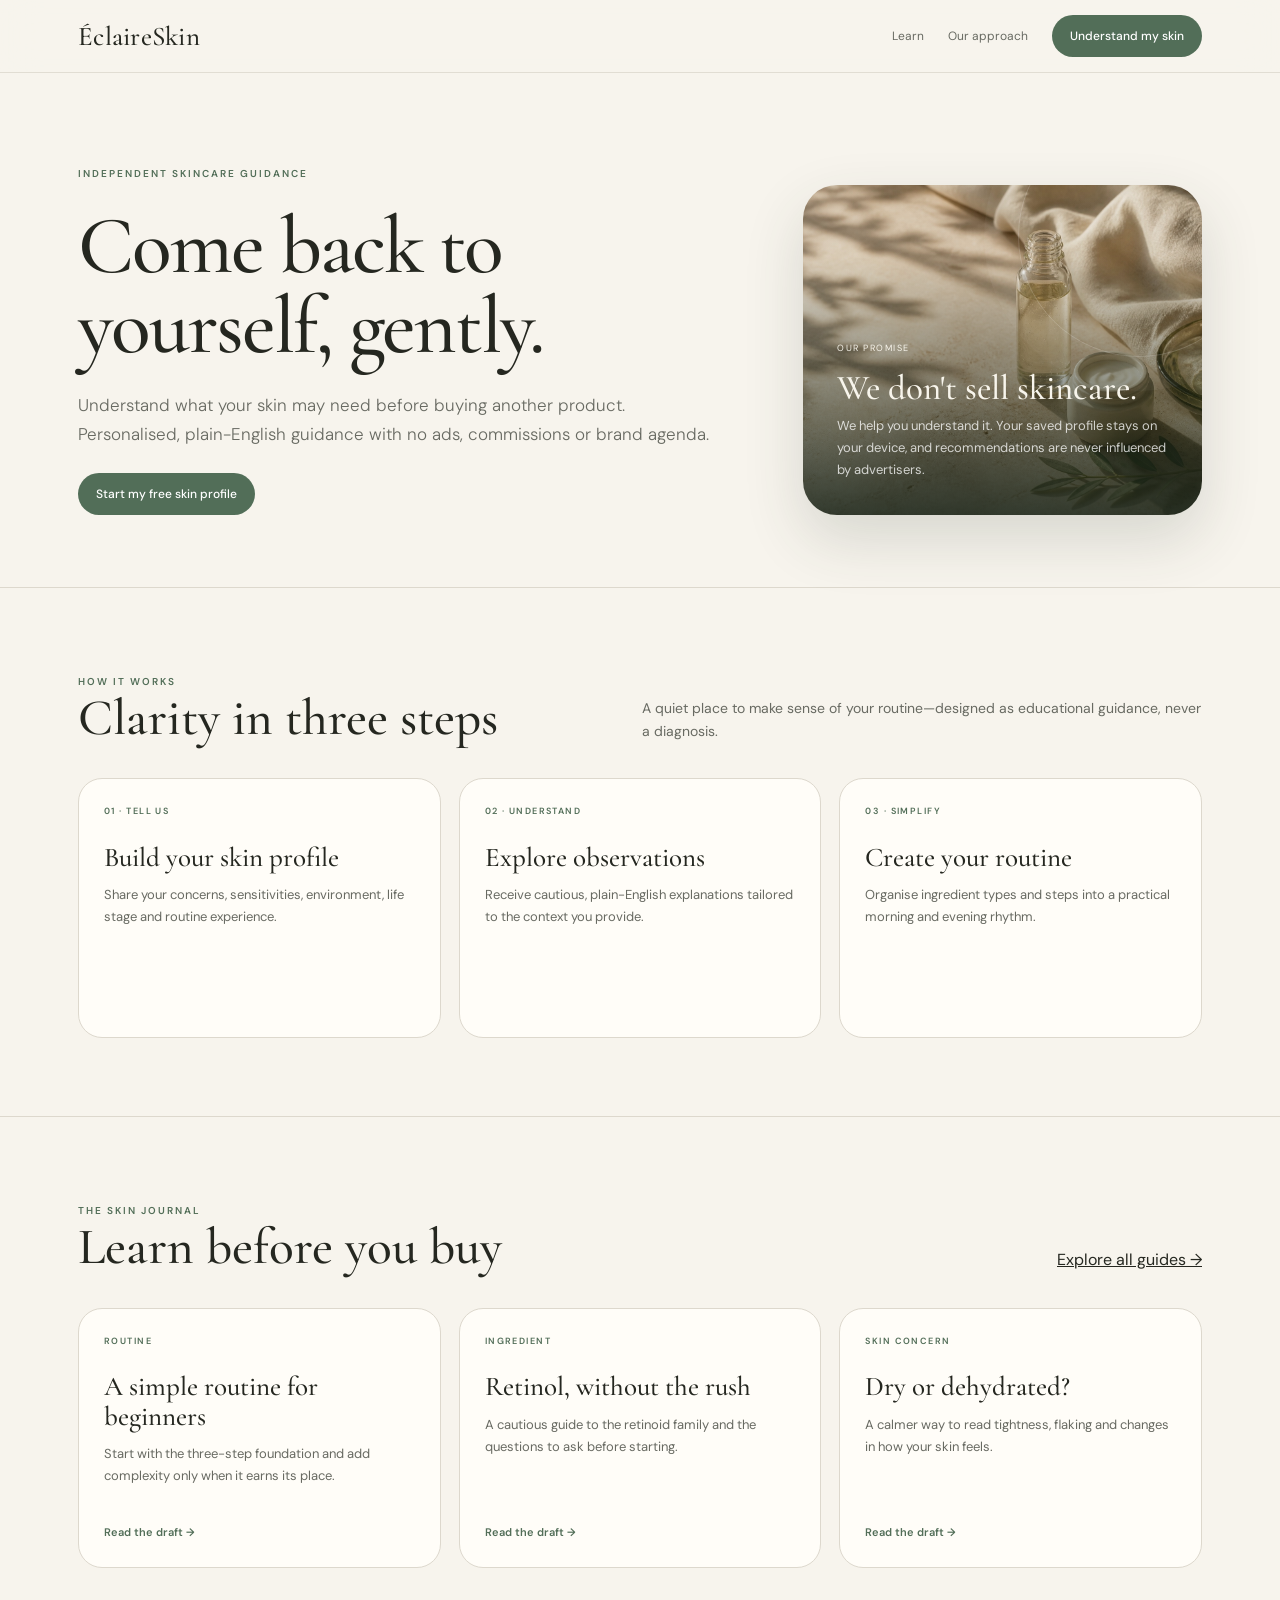
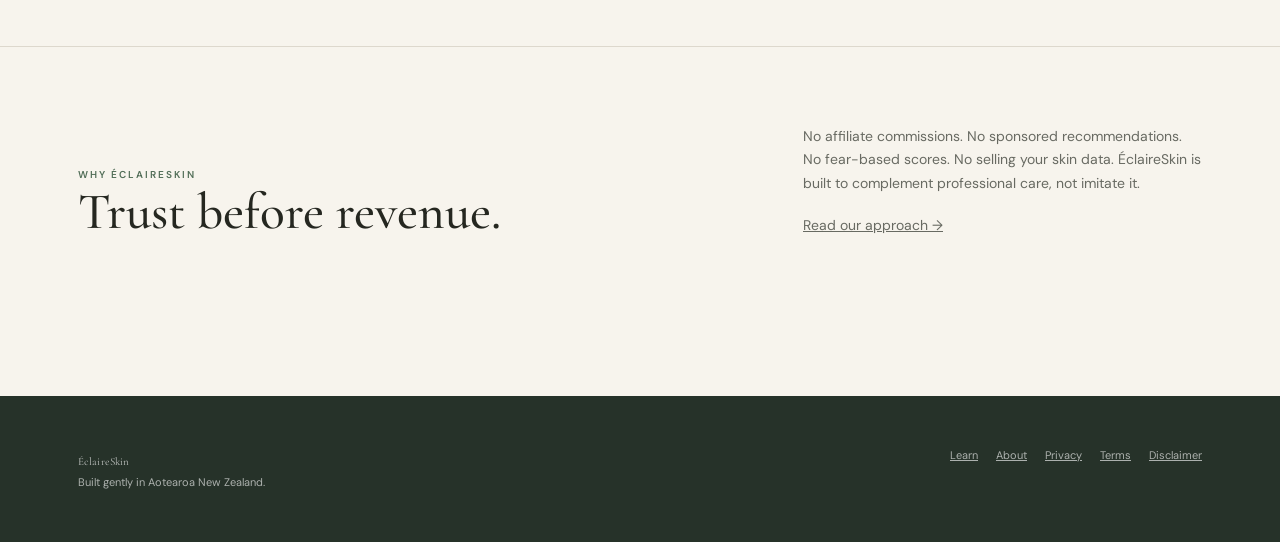
<file: index.html>
<!doctype html><html lang="en"><head><meta charset="utf-8"><meta name="viewport" content="width=device-width,initial-scale=1"><title>ÉclaireSkin — understand your skin, gently</title><meta name="description" content="Independent, personalised skincare guidance to help you understand your skin and build a simpler routine—without product pushing."><link rel="canonical" href="https://www.eclaireskin.com/"><link rel="stylesheet" href="/learn/shared.css"><link rel="manifest" href="/manifest.json"><meta name="theme-color" content="#526e58"></head><body>
<header class="site-header"><nav class="nav"><a class="brand" href="/">ÉclaireSkin</a><div class="nav-links"><a href="/learn">Learn</a><a href="/about">Our approach</a><a class="nav-cta" href="/app">Understand my skin</a></div></nav></header>
<main><section class="hero"><div class="wrap hero-grid"><div class="hero-copy"><span class="eyebrow">Independent skincare guidance</span><h1 class="display">Come back to<br>yourself, gently.</h1><p class="lead">Understand what your skin may need before buying another product. Personalised, plain-English guidance with no ads, commissions or brand agenda.</p><div><a class="button" href="/app">Start my free skin profile</a></div></div><aside class="hero-card"><small>OUR PROMISE</small><h2>We don't sell skincare.</h2><p>We help you understand it. Your saved profile stays on your device, and recommendations are never influenced by advertisers.</p></aside></div></section>
<section class="section"><div class="wrap"><div class="section-head"><div><span class="eyebrow">How it works</span><h2>Clarity in three steps</h2></div><p class="section-copy">A quiet place to make sense of your routine—designed as educational guidance, never a diagnosis.</p></div><div class="grid"><div class="card"><span class="tag">01 · Tell us</span><h3>Build your skin profile</h3><p>Share your concerns, sensitivities, environment, life stage and routine experience.</p></div><div class="card"><span class="tag">02 · Understand</span><h3>Explore observations</h3><p>Receive cautious, plain-English explanations tailored to the context you provide.</p></div><div class="card"><span class="tag">03 · Simplify</span><h3>Create your routine</h3><p>Organise ingredient types and steps into a practical morning and evening rhythm.</p></div></div></div></section>
<section class="section"><div class="wrap"><div class="section-head"><div><span class="eyebrow">The skin journal</span><h2>Learn before you buy</h2></div><a href="/learn">Explore all guides →</a></div><div class="grid"><a class="card" href="/learn/skincare-routine-for-beginners"><span class="tag">Routine</span><h3>A simple routine for beginners</h3><p>Start with the three-step foundation and add complexity only when it earns its place.</p><span class="read">Read the draft →</span></a><a class="card" href="/learn/retinol-for-beginners"><span class="tag">Ingredient</span><h3>Retinol, without the rush</h3><p>A cautious guide to the retinoid family and the questions to ask before starting.</p><span class="read">Read the draft →</span></a><a class="card" href="/learn/dry-vs-dehydrated-skin"><span class="tag">Skin concern</span><h3>Dry or dehydrated?</h3><p>A calmer way to read tightness, flaking and changes in how your skin feels.</p><span class="read">Read the draft →</span></a></div></div></section>
<section class="section"><div class="wrap hero-grid"><div><span class="eyebrow">Why ÉclaireSkin</span><h2>Trust before revenue.</h2></div><div class="section-copy"><p>No affiliate commissions. No sponsored recommendations. No fear-based scores. No selling your skin data. ÉclaireSkin is built to complement professional care, not imitate it.</p><p style="margin-top:18px"><a href="/about">Read our approach →</a></p></div></div></section></main>
<footer class="footer"><div class="footer-inner"><div><a class="brand" href="/">ÉclaireSkin</a><p>Built gently in Aotearoa New Zealand.</p></div><div class="footer-links"><a href="/learn">Learn</a><a href="/about">About</a><a href="/privacy">Privacy</a><a href="/terms">Terms</a><a href="/disclaimer">Disclaimer</a></div></div></footer></body></html>
</file>
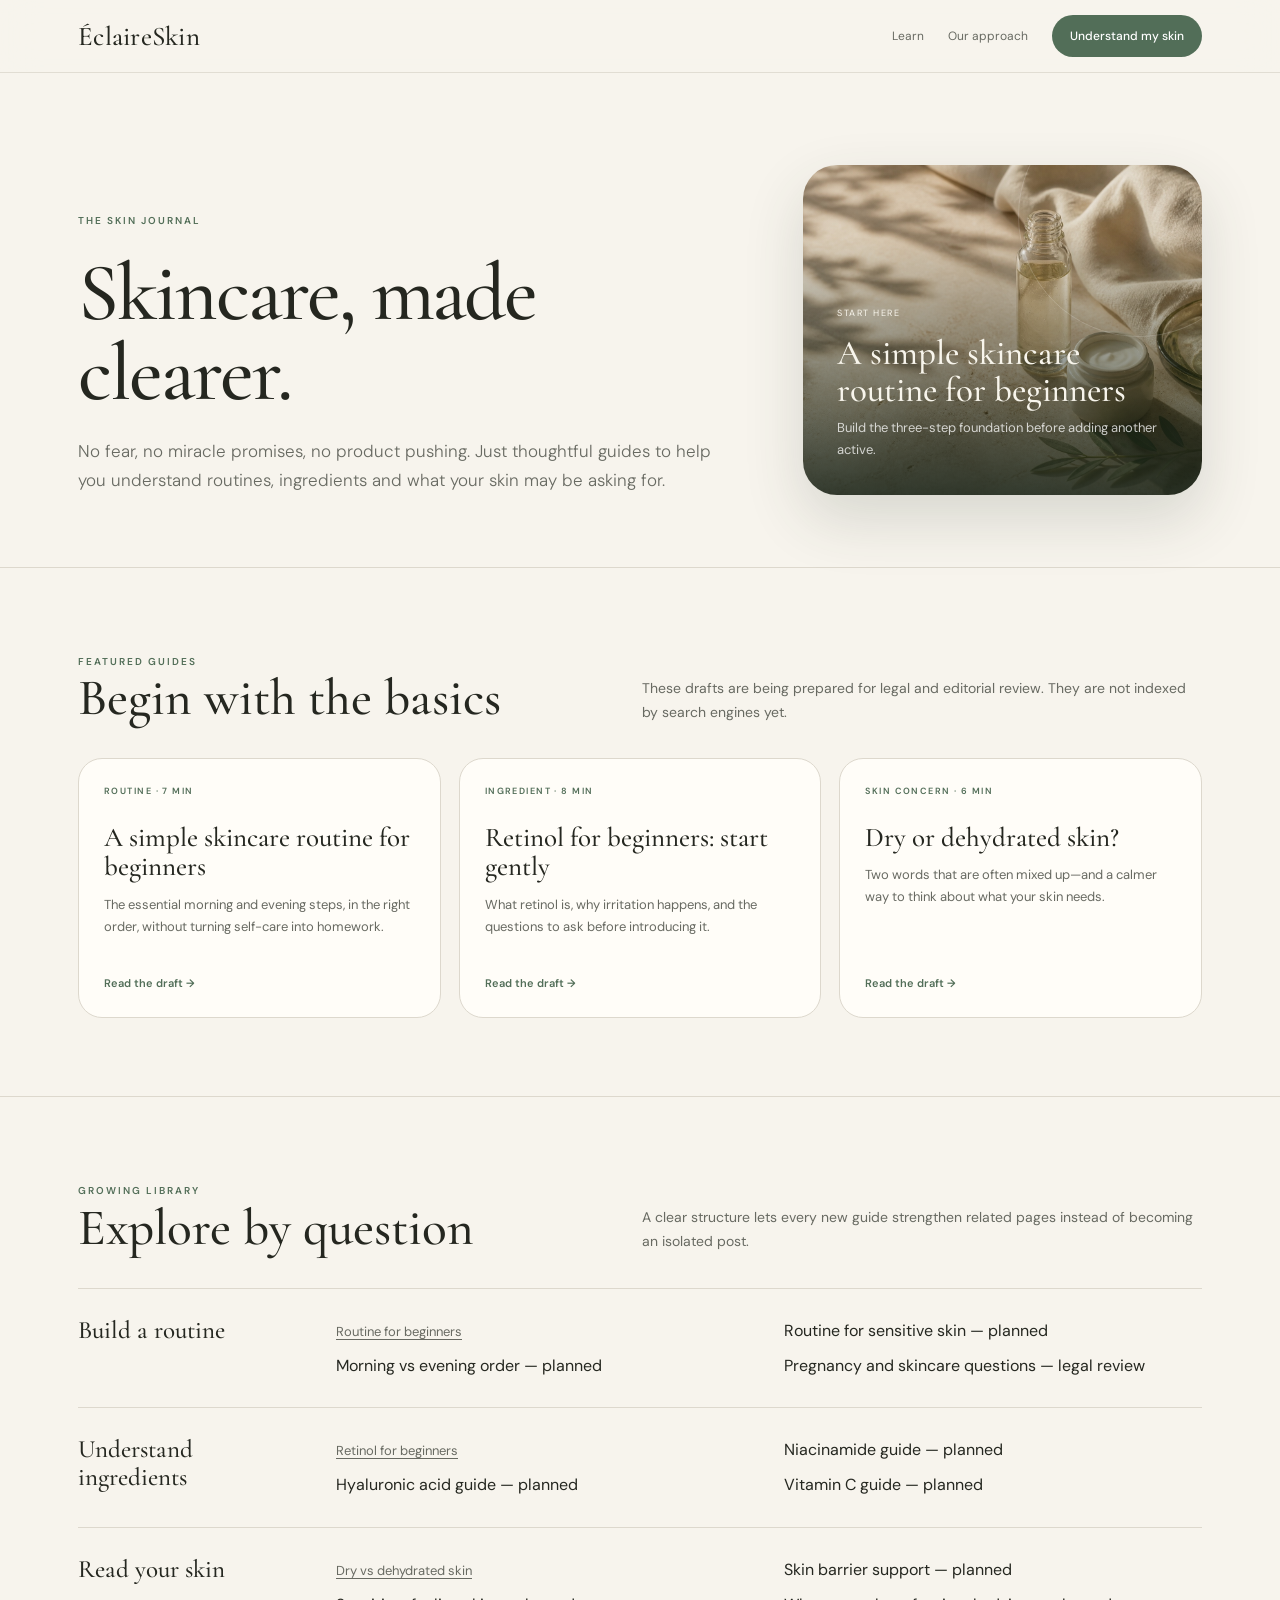
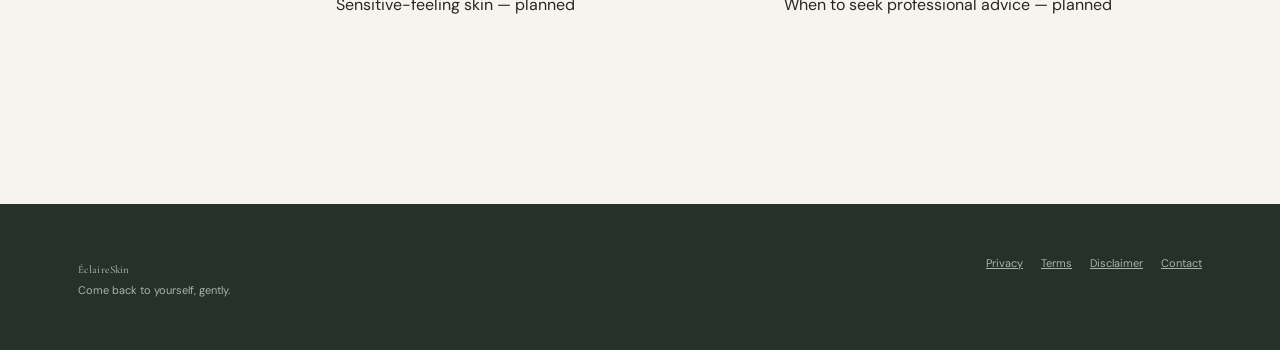
<file: learn/index.html>
<!doctype html><html lang="en"><head><meta charset="utf-8"><meta name="viewport" content="width=device-width,initial-scale=1"><meta name="robots" content="noindex,nofollow"><title>Learn about your skin | ÉclaireSkin</title><meta name="description" content="Plain-English guides to skincare routines, ingredients and common skin concerns, created to help you make calmer, more informed choices."><link rel="canonical" href="https://www.eclaireskin.com/learn"><link rel="stylesheet" href="/learn/shared.css"></head><body>
<header class="site-header"><nav class="nav"><a class="brand" href="/">ÉclaireSkin</a><div class="nav-links"><a href="/learn">Learn</a><a href="/about">Our approach</a><a class="nav-cta" href="/app">Understand my skin</a></div></nav></header>
<main><section class="hero"><div class="wrap hero-grid"><div class="hero-copy"><span class="eyebrow">The skin journal</span><h1 class="display">Skincare, made<br>clearer.</h1><p class="lead">No fear, no miracle promises, no product pushing. Just thoughtful guides to help you understand routines, ingredients and what your skin may be asking for.</p></div><aside class="hero-card"><small>START HERE</small><h2>A simple skincare routine for beginners</h2><p>Build the three-step foundation before adding another active.</p></aside></div></section>
<section class="section"><div class="wrap"><div class="section-head"><div><span class="eyebrow">Featured guides</span><h2>Begin with the basics</h2></div><p class="section-copy">These drafts are being prepared for legal and editorial review. They are not indexed by search engines yet.</p></div><div class="grid">
<a class="card" href="/learn/skincare-routine-for-beginners"><span class="tag">Routine · 7 min</span><h3>A simple skincare routine for beginners</h3><p>The essential morning and evening steps, in the right order, without turning self-care into homework.</p><span class="read">Read the draft →</span></a>
<a class="card" href="/learn/retinol-for-beginners"><span class="tag">Ingredient · 8 min</span><h3>Retinol for beginners: start gently</h3><p>What retinol is, why irritation happens, and the questions to ask before introducing it.</p><span class="read">Read the draft →</span></a>
<a class="card" href="/learn/dry-vs-dehydrated-skin"><span class="tag">Skin concern · 6 min</span><h3>Dry or dehydrated skin?</h3><p>Two words that are often mixed up—and a calmer way to think about what your skin needs.</p><span class="read">Read the draft →</span></a>
</div></div></section>
<section class="section"><div class="wrap"><div class="section-head"><div><span class="eyebrow">Growing library</span><h2>Explore by question</h2></div><p class="section-copy">A clear structure lets every new guide strengthen related pages instead of becoming an isolated post.</p></div>
<div class="cluster"><h3>Build a routine</h3><ul><li><a href="/learn/skincare-routine-for-beginners">Routine for beginners</a></li><li><span>Routine for sensitive skin — planned</span></li><li><span>Morning vs evening order — planned</span></li><li><span>Pregnancy and skincare questions — legal review</span></li></ul></div>
<div class="cluster"><h3>Understand ingredients</h3><ul><li><a href="/learn/retinol-for-beginners">Retinol for beginners</a></li><li><span>Niacinamide guide — planned</span></li><li><span>Hyaluronic acid guide — planned</span></li><li><span>Vitamin C guide — planned</span></li></ul></div>
<div class="cluster"><h3>Read your skin</h3><ul><li><a href="/learn/dry-vs-dehydrated-skin">Dry vs dehydrated skin</a></li><li><span>Skin barrier support — planned</span></li><li><span>Sensitive-feeling skin — planned</span></li><li><span>When to seek professional advice — planned</span></li></ul></div>
</div></section></main>
<footer class="footer"><div class="footer-inner"><div><a class="brand" href="/">ÉclaireSkin</a><p>Come back to yourself, gently.</p></div><div class="footer-links"><a href="/privacy">Privacy</a><a href="/terms">Terms</a><a href="/disclaimer">Disclaimer</a><a href="mailto:hello@eclaireskin.com">Contact</a></div></div></footer></body></html>
</file>
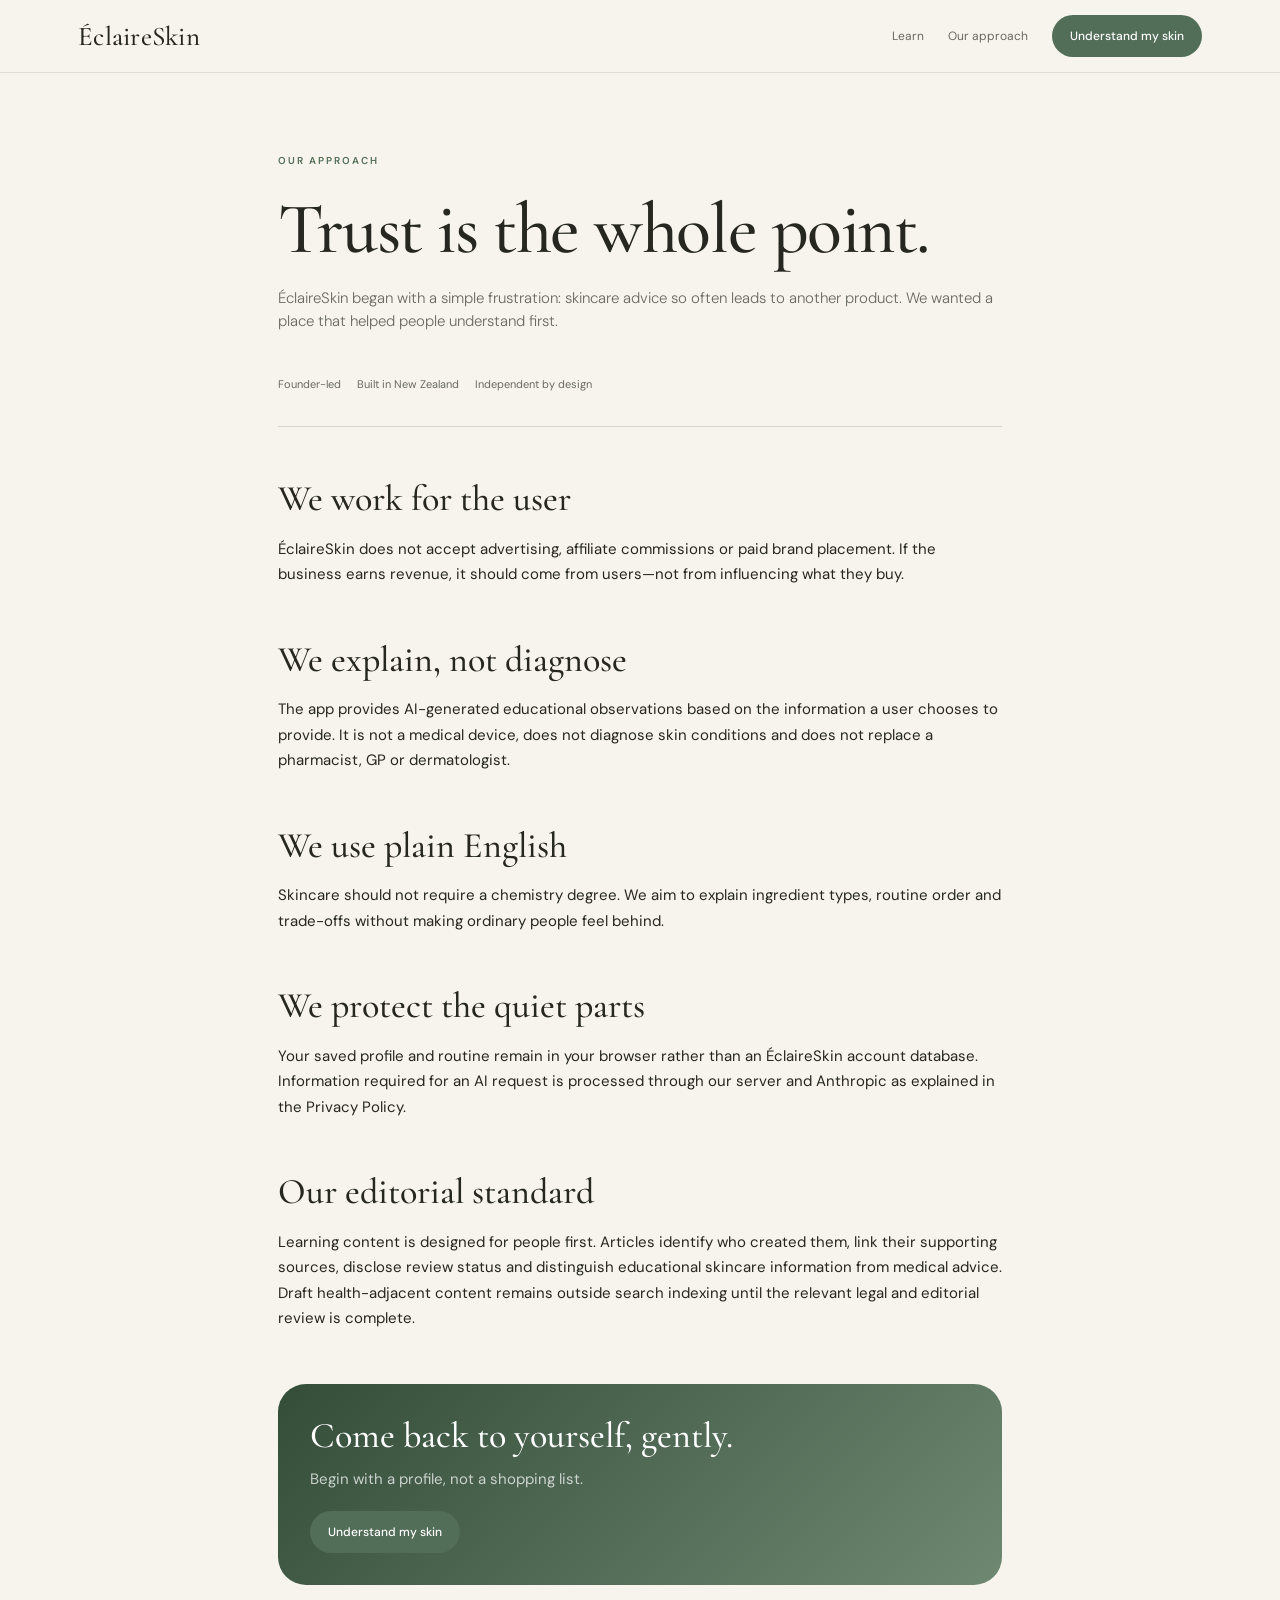
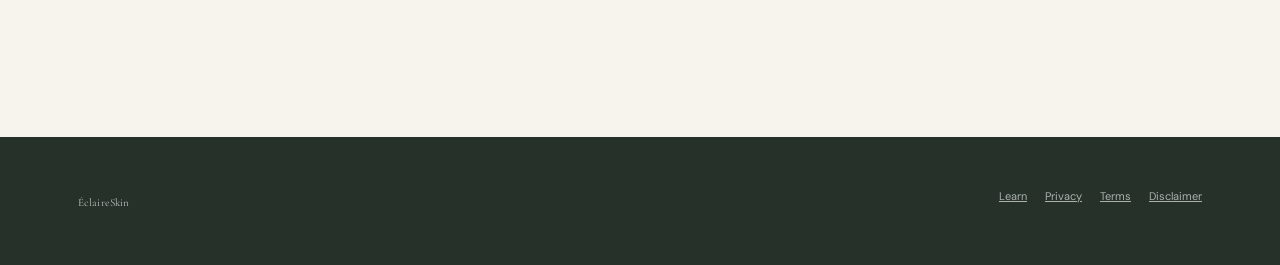
<file: about.html>
<!doctype html><html lang="en"><head><meta charset="utf-8"><meta name="viewport" content="width=device-width,initial-scale=1"><title>Our approach | ÉclaireSkin</title><meta name="description" content="Why ÉclaireSkin puts independence, plain English, privacy and transparent AI guidance before product promotion."><link rel="canonical" href="https://www.eclaireskin.com/about"><link rel="stylesheet" href="/learn/shared.css"></head><body>
<header class="site-header"><nav class="nav"><a class="brand" href="/">ÉclaireSkin</a><div class="nav-links"><a href="/learn">Learn</a><a href="/about">Our approach</a><a class="nav-cta" href="/app">Understand my skin</a></div></nav></header>
<main class="article"><span class="eyebrow">Our approach</span><h1>Trust is the whole point.</h1><p class="dek">ÉclaireSkin began with a simple frustration: skincare advice so often leads to another product. We wanted a place that helped people understand first.</p><div class="meta"><span>Founder-led</span><span>Built in New Zealand</span><span>Independent by design</span></div>
<h2>We work for the user</h2><p>ÉclaireSkin does not accept advertising, affiliate commissions or paid brand placement. If the business earns revenue, it should come from users—not from influencing what they buy.</p><h2>We explain, not diagnose</h2><p>The app provides AI-generated educational observations based on the information a user chooses to provide. It is not a medical device, does not diagnose skin conditions and does not replace a pharmacist, GP or dermatologist.</p><h2>We use plain English</h2><p>Skincare should not require a chemistry degree. We aim to explain ingredient types, routine order and trade-offs without making ordinary people feel behind.</p><h2>We protect the quiet parts</h2><p>Your saved profile and routine remain in your browser rather than an ÉclaireSkin account database. Information required for an AI request is processed through our server and Anthropic as explained in the Privacy Policy.</p><h2>Our editorial standard</h2><p>Learning content is designed for people first. Articles identify who created them, link their supporting sources, disclose review status and distinguish educational skincare information from medical advice. Draft health-adjacent content remains outside search indexing until the relevant legal and editorial review is complete.</p>
<section class="article-cta"><h2>Come back to yourself, gently.</h2><p>Begin with a profile, not a shopping list.</p><a class="button" href="/app">Understand my skin</a></section></main>
<footer class="footer"><div class="footer-inner"><div><a class="brand" href="/">ÉclaireSkin</a></div><div class="footer-links"><a href="/learn">Learn</a><a href="/privacy">Privacy</a><a href="/terms">Terms</a><a href="/disclaimer">Disclaimer</a></div></div></footer></body></html>
</file>
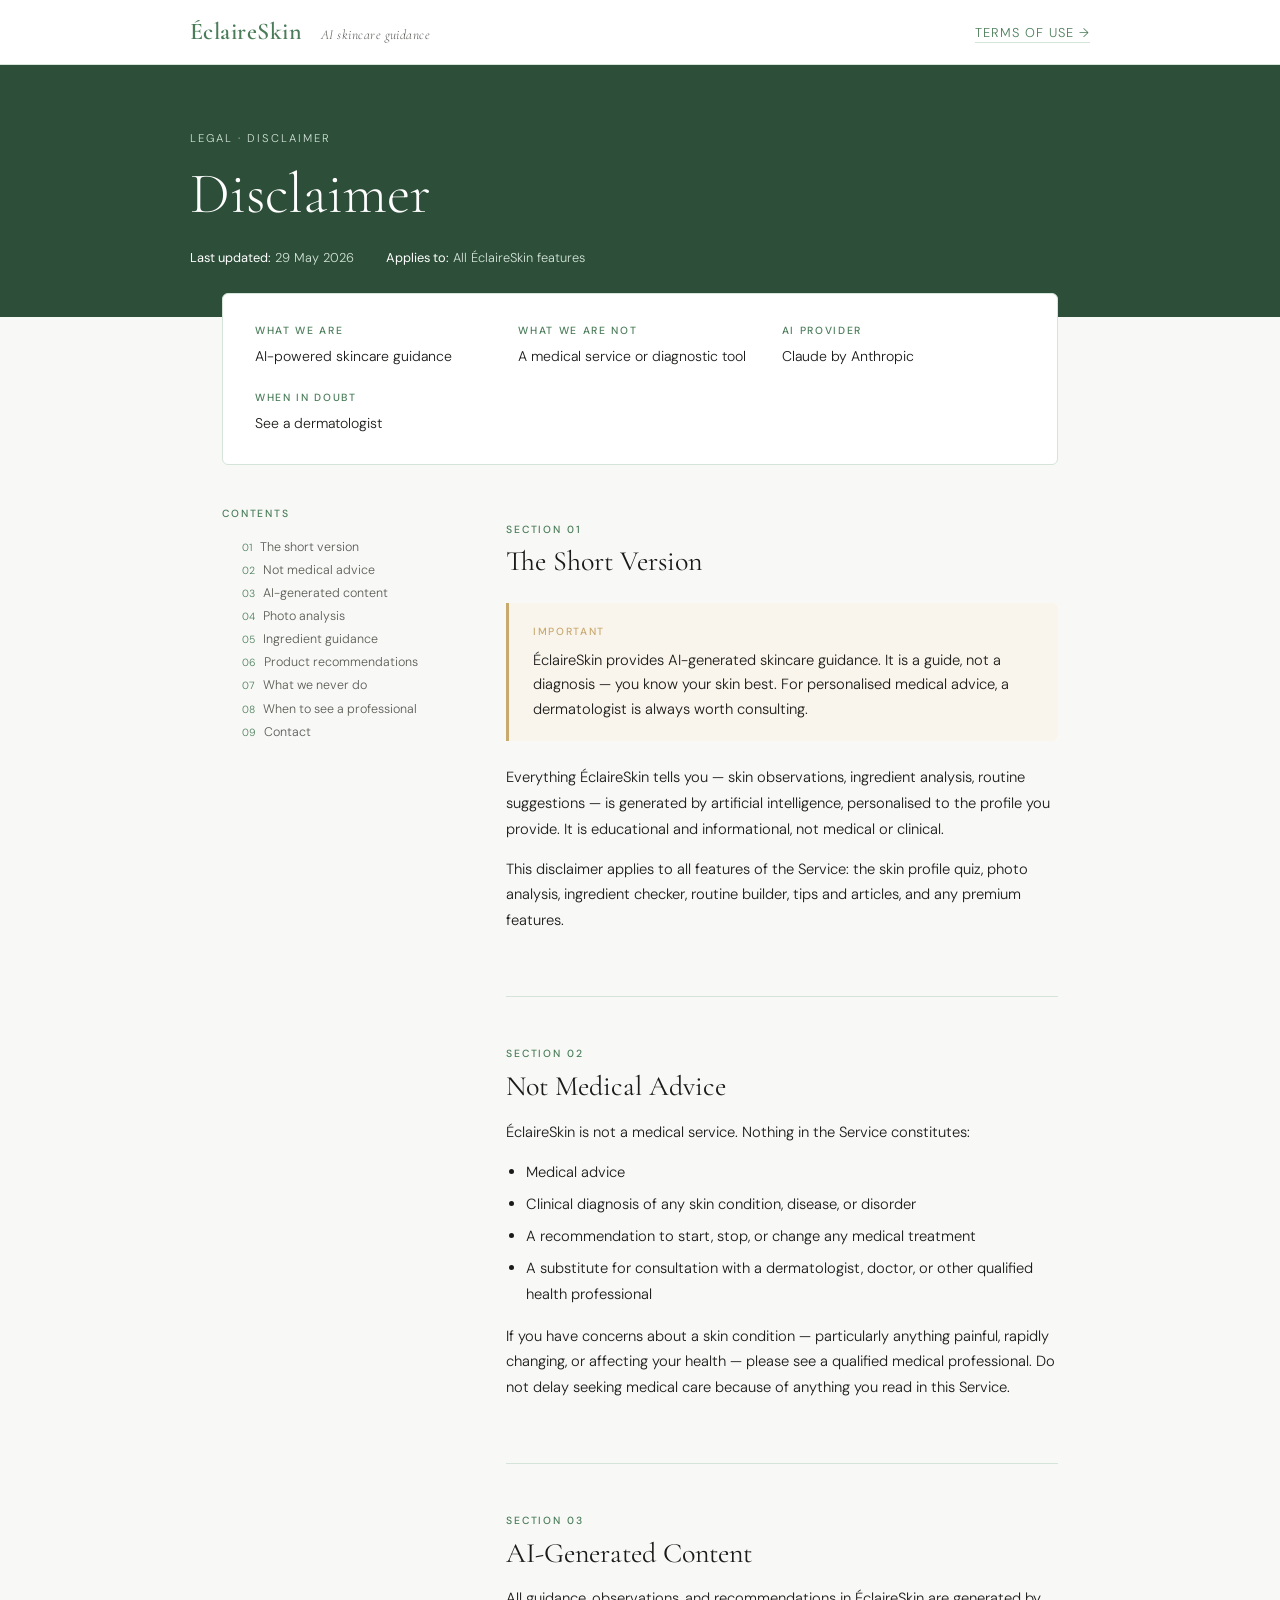
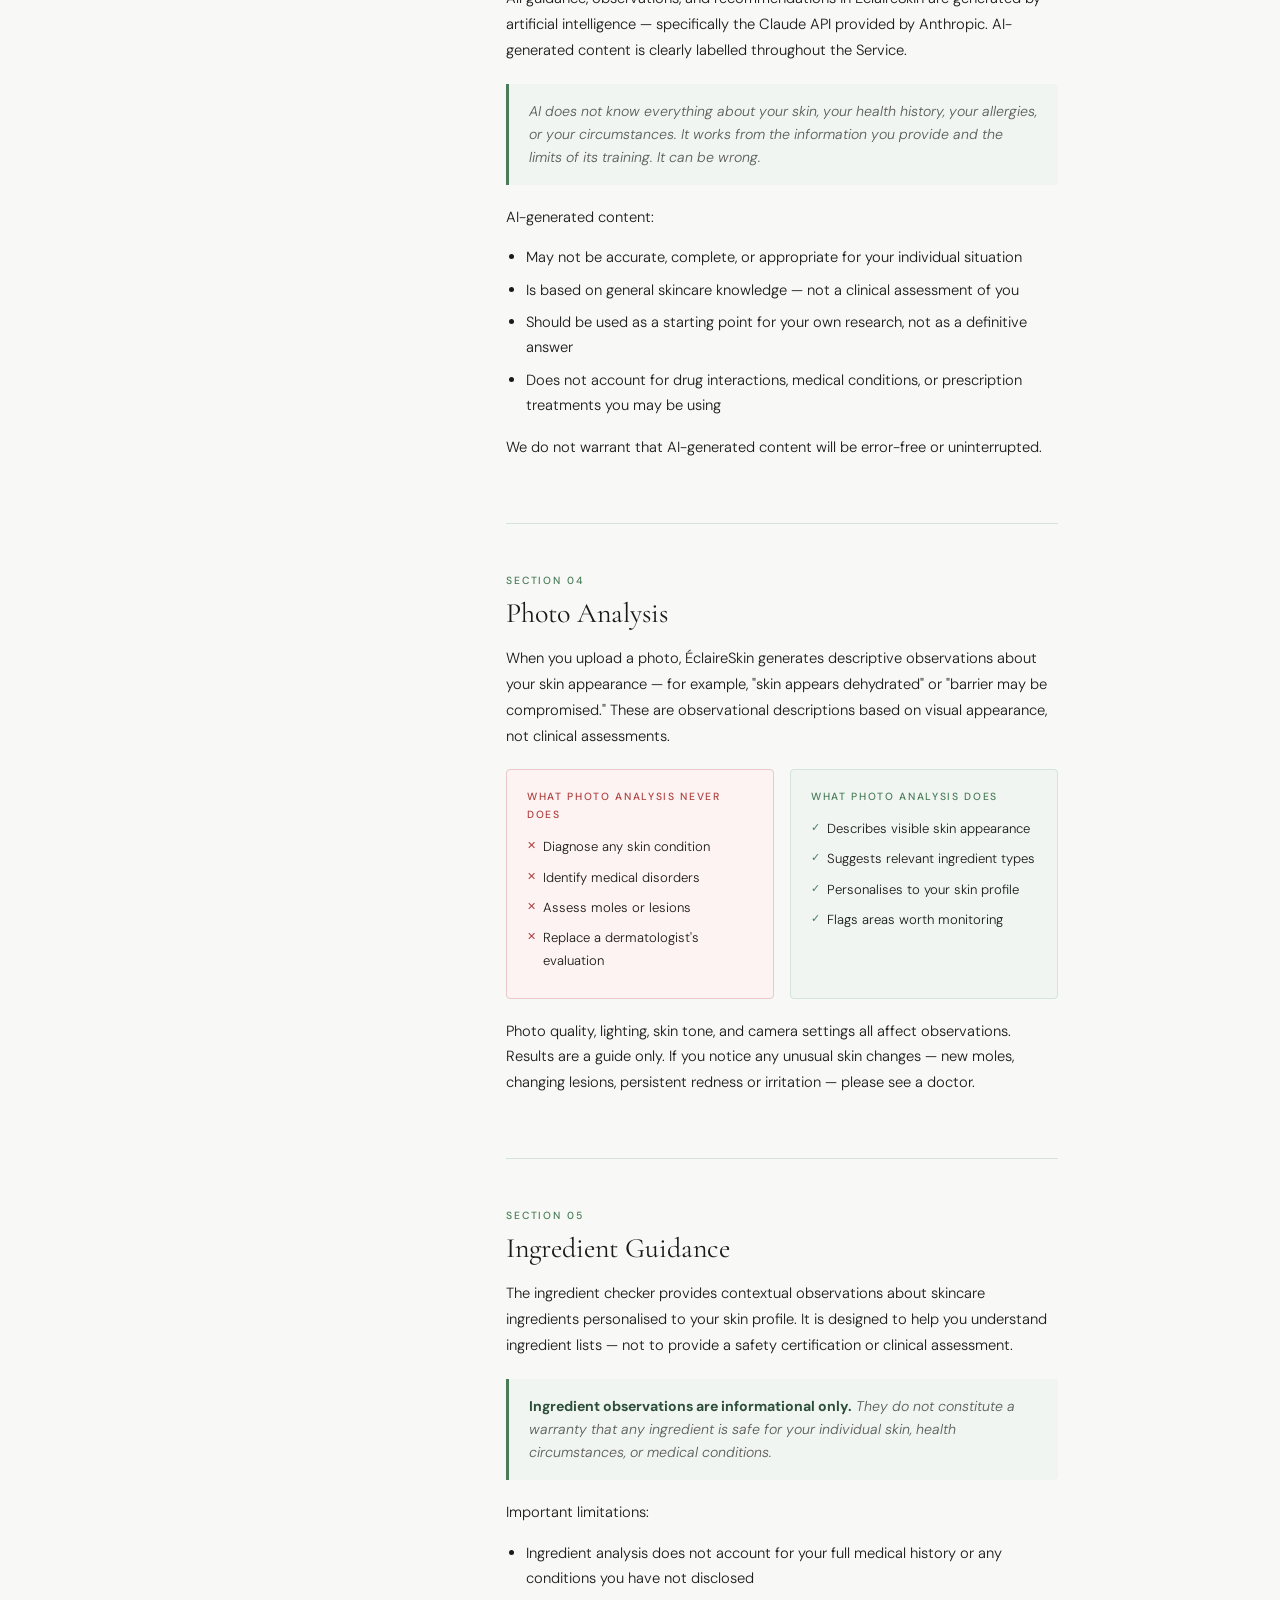
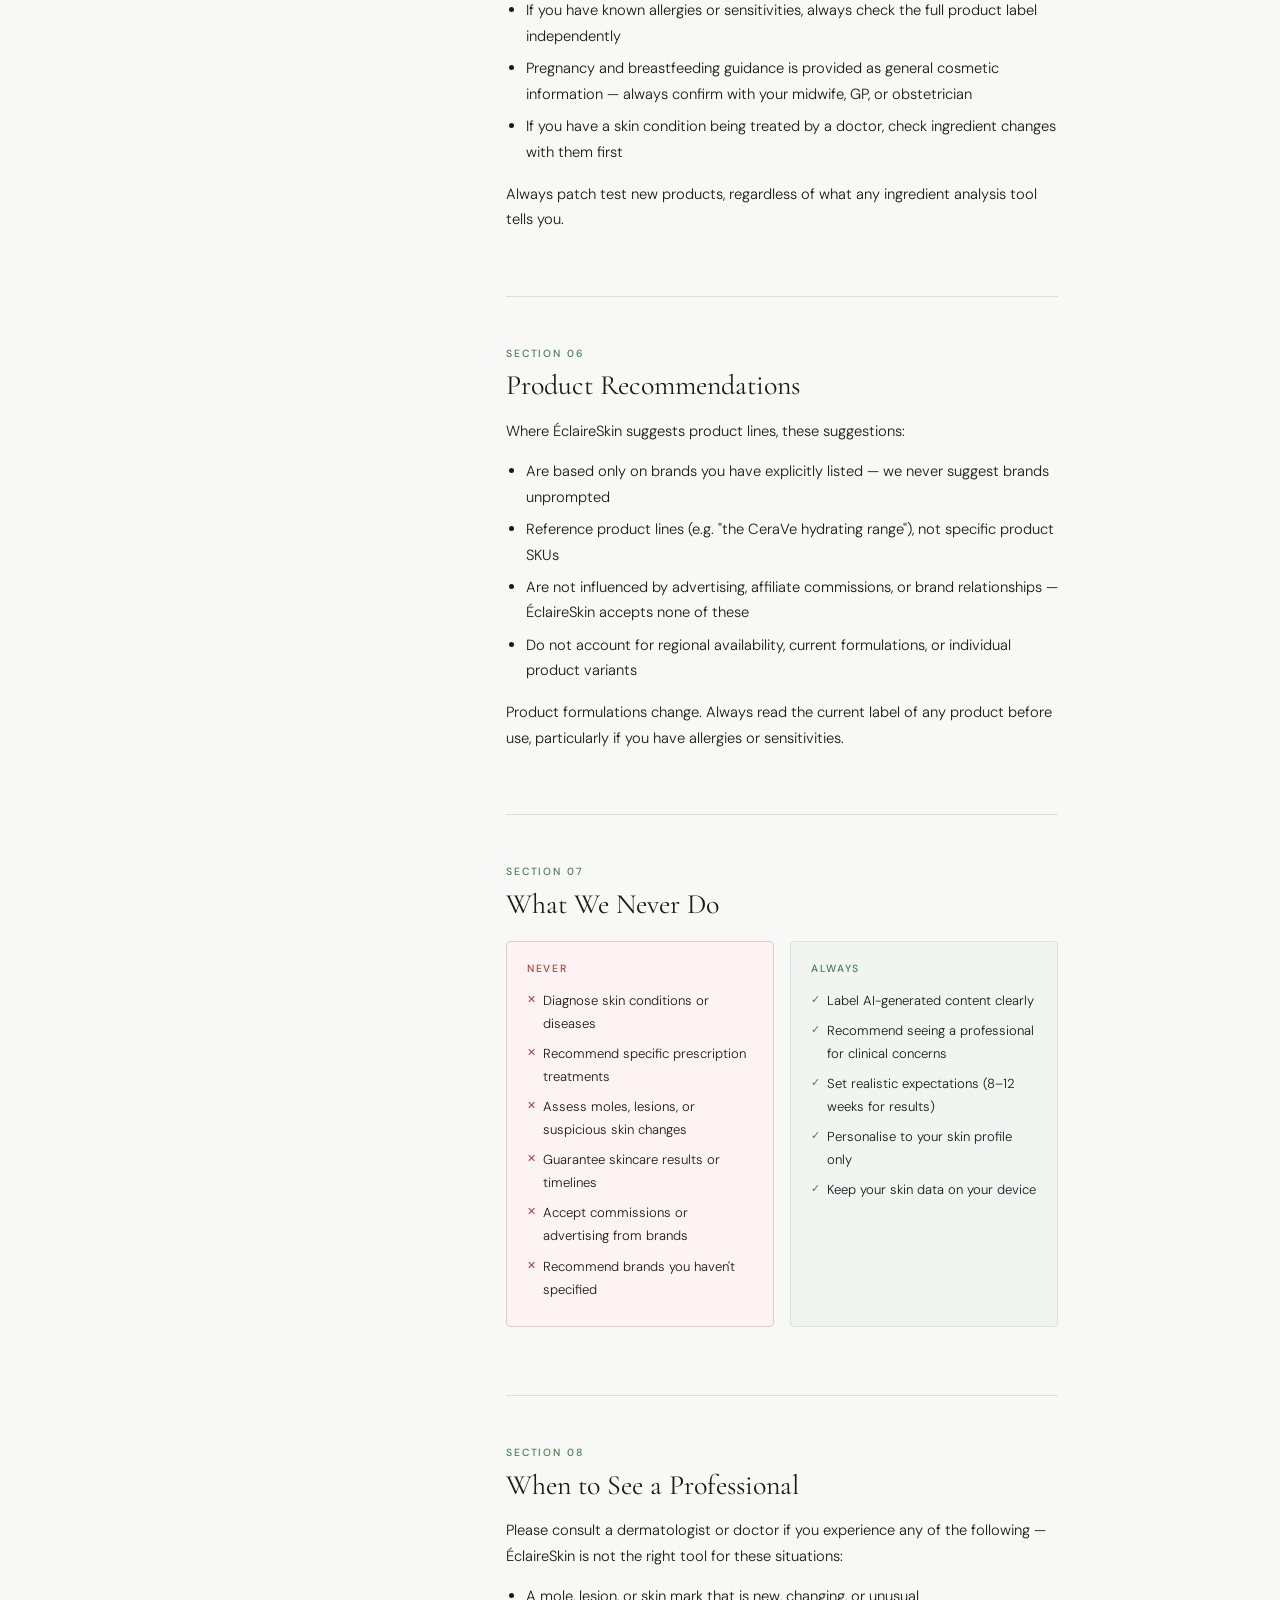
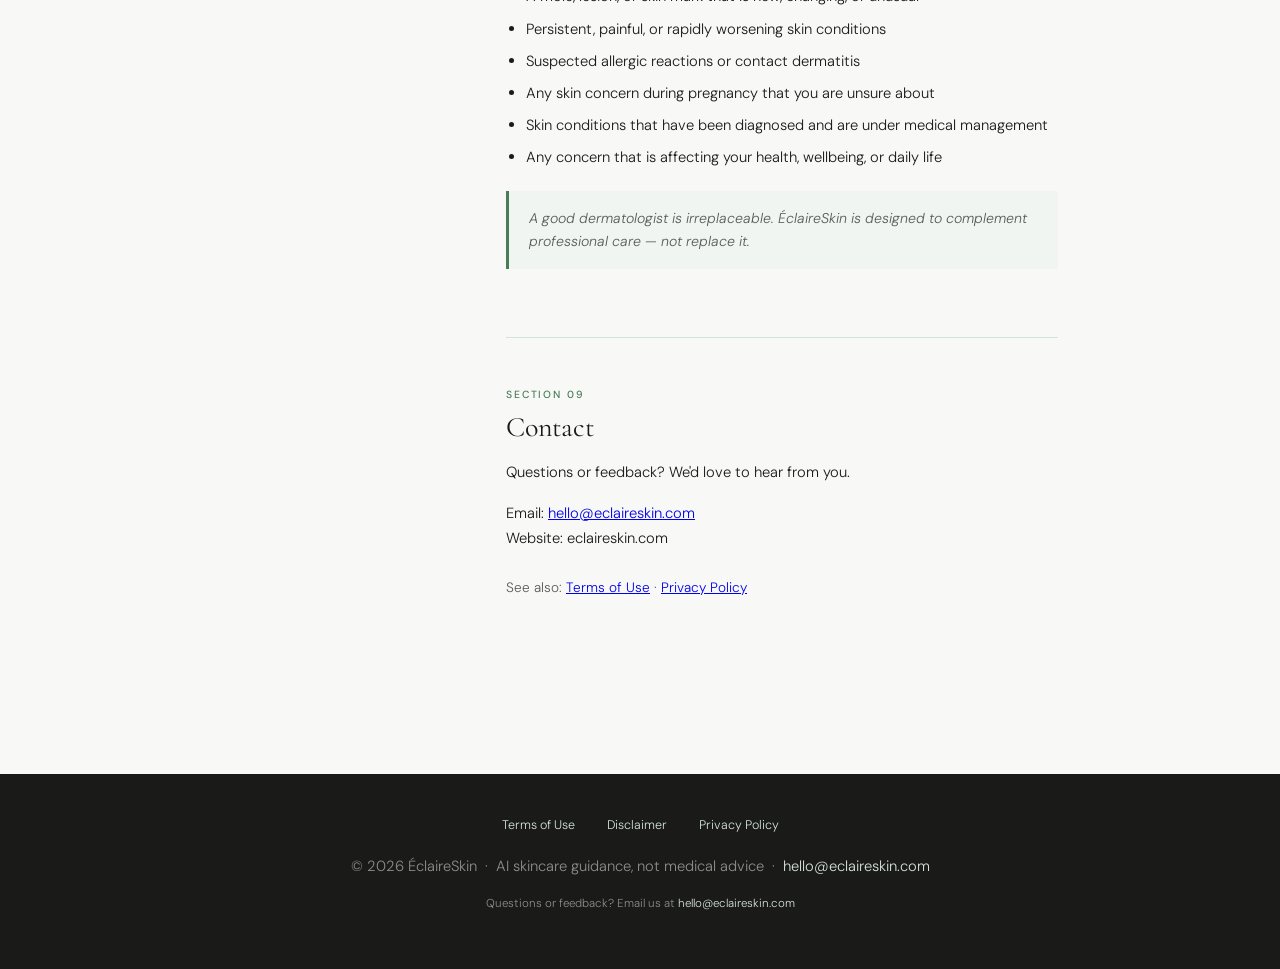
<file: disclaimer.html>
<!DOCTYPE html>
<html lang="en">
<head>
  <meta charset="UTF-8" />
  <meta name="viewport" content="width=device-width, initial-scale=1.0" />
  <title>Disclaimer — ÉclaireSkin</title>
  <link href="https://fonts.googleapis.com/css2?family=Cormorant+Garamond:ital,wght@0,300;0,400;0,600;1,300;1,400&family=DM+Sans:wght@300;400;500&display=swap" rel="stylesheet" />
  <style>
    :root {
      --sage: #4A7C59;
      --sage-light: #f0f5f1;
      --sage-mid: #d4e4d9;
      --sage-dark: #2d4f39;
      --ink: #1a1a18;
      --mid: #5a5a55;
      --pale: #f8f9f6;
      --white: #ffffff;
      --amber: #c8a96e;
      --amber-light: #faf5ec;
    }

    *, *::before, *::after { box-sizing: border-box; margin: 0; padding: 0; }
    html { scroll-behavior: smooth; }

    body {
      font-family: 'DM Sans', sans-serif;
      font-weight: 300;
      background: var(--pale);
      color: var(--ink);
      line-height: 1.75;
      font-size: 16px;
    }

    /* ── HEADER ── */
    header {
      background: var(--white);
      border-bottom: 1px solid var(--sage-mid);
      padding: 0 2rem;
      position: sticky;
      top: 0;
      z-index: 100;
    }

    .header-inner {
      max-width: 900px;
      margin: 0 auto;
      display: flex;
      align-items: center;
      justify-content: space-between;
      height: 64px;
    }

    .logo {
      font-family: 'Cormorant Garamond', serif;
      font-size: 1.5rem;
      font-weight: 600;
      color: var(--sage);
      text-decoration: none;
      letter-spacing: 0.02em;
    }

    .logo span {
      font-style: italic;
      font-weight: 300;
      color: var(--mid);
      font-size: 0.85rem;
      margin-left: 0.75rem;
    }

    nav a {
      font-size: 0.8rem;
      color: var(--sage);
      text-decoration: none;
      letter-spacing: 0.08em;
      text-transform: uppercase;
      border-bottom: 1px solid var(--sage-mid);
      padding-bottom: 1px;
      transition: color 0.2s, border-color 0.2s;
    }
    nav a:hover { color: var(--sage-dark); border-color: var(--sage-dark); }

    /* ── HERO ── */
    .hero {
      background: var(--sage-dark);
      color: var(--white);
      padding: 4rem 2rem 3rem;
    }

    .hero-inner { max-width: 900px; margin: 0 auto; }

    .doc-label {
      font-size: 0.7rem;
      letter-spacing: 0.18em;
      text-transform: uppercase;
      color: var(--sage-mid);
      margin-bottom: 0.75rem;
    }

    .hero h1 {
      font-family: 'Cormorant Garamond', serif;
      font-size: clamp(2.4rem, 5vw, 3.6rem);
      font-weight: 300;
      line-height: 1.15;
      margin-bottom: 1.25rem;
    }

    .hero-meta {
      display: flex;
      gap: 2rem;
      flex-wrap: wrap;
      font-size: 0.8rem;
      color: var(--sage-mid);
    }

    .hero-meta span strong { color: var(--white); font-weight: 400; }

    /* ── SUMMARY CARD ── */
    .summary-card {
      max-width: 900px;
      margin: 0 auto;
      padding: 0 2rem;
      transform: translateY(-1.5rem);
    }

    .card-inner {
      background: var(--white);
      border: 1px solid var(--sage-mid);
      border-radius: 6px;
      padding: 1.75rem 2rem;
      display: grid;
      grid-template-columns: repeat(auto-fit, minmax(200px, 1fr));
      gap: 1.25rem;
    }

    .card-item {
      display: flex;
      flex-direction: column;
      gap: 0.25rem;
    }

    .card-label {
      font-size: 0.65rem;
      letter-spacing: 0.16em;
      text-transform: uppercase;
      color: var(--sage);
      font-weight: 500;
    }

    .card-value {
      font-size: 0.88rem;
      color: var(--ink);
    }

    /* ── LAYOUT ── */
    .page {
      max-width: 900px;
      margin: 0 auto;
      padding: 0 2rem 4rem;
      display: grid;
      grid-template-columns: 220px 1fr;
      gap: 4rem;
      align-items: start;
    }

    .toc {
      position: sticky;
      top: 80px;
      padding: 1rem 0 2rem;
    }

    .toc-label {
      font-size: 0.65rem;
      letter-spacing: 0.18em;
      text-transform: uppercase;
      color: var(--sage);
      margin-bottom: 1rem;
      font-weight: 500;
    }

    .toc ol { list-style: none; counter-reset: toc; }

    .toc ol li {
      counter-increment: toc;
      margin-bottom: 0.35rem;
    }

    .toc ol li a {
      font-size: 0.78rem;
      color: var(--mid);
      text-decoration: none;
      display: flex;
      gap: 0.5rem;
      align-items: baseline;
      transition: color 0.2s;
      line-height: 1.4;
    }

    .toc ol li a::before {
      content: counter(toc, decimal-leading-zero);
      font-size: 0.65rem;
      color: var(--sage);
      flex-shrink: 0;
    }

    .toc ol li a:hover { color: var(--sage-dark); }

    /* ── CONTENT ── */
    .content { padding-top: 2rem; }

    section {
      margin-bottom: 3rem;
      padding-bottom: 3rem;
      border-bottom: 1px solid var(--sage-mid);
    }

    section:last-of-type { border-bottom: none; }

    .section-number {
      font-size: 0.65rem;
      letter-spacing: 0.18em;
      text-transform: uppercase;
      color: var(--sage);
      font-weight: 500;
      margin-bottom: 0.4rem;
    }

    h2 {
      font-family: 'Cormorant Garamond', serif;
      font-size: 1.75rem;
      font-weight: 400;
      color: var(--ink);
      margin-bottom: 1rem;
      line-height: 1.2;
    }

    h3 {
      font-size: 0.82rem;
      font-weight: 500;
      letter-spacing: 0.06em;
      text-transform: uppercase;
      color: var(--sage-dark);
      margin: 1.5rem 0 0.6rem;
    }

    p { margin-bottom: 0.9rem; font-size: 0.92rem; }

    ul, ol { margin: 0.5rem 0 1rem 1.25rem; }

    li { font-size: 0.92rem; margin-bottom: 0.4rem; }

    /* ── CALLOUT VARIANTS ── */
    .callout {
      border-left: 3px solid var(--sage);
      background: var(--sage-light);
      padding: 1rem 1.25rem;
      border-radius: 0 4px 4px 0;
      margin: 1.25rem 0;
      font-size: 0.88rem;
      color: var(--mid);
      font-style: italic;
      line-height: 1.65;
    }

    .callout strong { color: var(--sage-dark); font-style: normal; }

    /* The prominent warning callout — amber */
    .warning {
      border-left: 3px solid var(--amber);
      background: var(--amber-light);
      padding: 1.25rem 1.5rem;
      border-radius: 0 6px 6px 0;
      margin: 1.5rem 0;
    }

    .warning .warning-label {
      font-size: 0.65rem;
      letter-spacing: 0.16em;
      text-transform: uppercase;
      color: var(--amber);
      font-weight: 500;
      margin-bottom: 0.5rem;
    }

    .warning p {
      font-size: 0.92rem;
      color: var(--ink);
      margin-bottom: 0;
      line-height: 1.65;
    }

    /* ── NEVER / ALWAYS TABLE ── */
    .boundary-grid {
      display: grid;
      grid-template-columns: 1fr 1fr;
      gap: 1rem;
      margin: 1.25rem 0;
    }

    .boundary-col {
      border-radius: 4px;
      padding: 1.1rem 1.25rem;
    }

    .boundary-col.never { background: #fdf3f3; border: 1px solid #e8c8c8; }
    .boundary-col.always { background: var(--sage-light); border: 1px solid var(--sage-mid); }

    .boundary-col h4 {
      font-size: 0.65rem;
      letter-spacing: 0.16em;
      text-transform: uppercase;
      font-weight: 500;
      margin-bottom: 0.75rem;
    }

    .boundary-col.never h4 { color: #b04040; }
    .boundary-col.always h4 { color: var(--sage); }

    .boundary-col ul { margin: 0; padding: 0; list-style: none; }

    .boundary-col li {
      font-size: 0.82rem;
      margin-bottom: 0.45rem;
      padding-left: 1rem;
      position: relative;
      color: var(--ink);
    }

    .boundary-col.never li::before { content: "✕"; position: absolute; left: 0; color: #b04040; font-size: 0.7rem; }
    .boundary-col.always li::before { content: "✓"; position: absolute; left: 0; color: var(--sage); font-size: 0.7rem; }

    /* ── FOOTER ── */
    footer {
      background: var(--ink);
      color: rgba(255,255,255,0.5);
      padding: 2.5rem 2rem;
      text-align: center;
      font-size: 0.78rem;
      line-height: 1.8;
    }

    footer a { color: var(--sage-mid); text-decoration: none; }
    footer a:hover { color: var(--white); }

    footer .footer-links {
      display: flex;
      justify-content: center;
      gap: 2rem;
      flex-wrap: wrap;
      margin-bottom: 1rem;
    }

    @media (max-width: 700px) {
      .page { grid-template-columns: 1fr; gap: 0; }
      .toc { display: none; }
      .hero { padding: 2.5rem 1.25rem 2rem; }
      .page { padding: 0 1.25rem 3rem; }
      .summary-card { padding: 0 1.25rem; }
      .boundary-grid { grid-template-columns: 1fr; }
    }
  </style>
</head>
<body>

<header>
  <div class="header-inner">
    <a class="logo" href="/">ÉclaireSkin <span>AI skincare guidance</span></a>
    <nav><a href="/terms">Terms of Use →</a></nav>
  </div>
</header>

<div class="hero">
  <div class="hero-inner">
    <p class="doc-label">Legal · Disclaimer</p>
    <h1>Disclaimer</h1>
    <div class="hero-meta">
      <span><strong>Last updated:</strong> 29 May 2026</span>
      <span><strong>Applies to:</strong> All ÉclaireSkin features</span>
    </div>
  </div>
</div>

<!-- Summary card pulled out of hero -->
<div class="summary-card">
  <div class="card-inner">
    <div class="card-item">
      <span class="card-label">What we are</span>
      <span class="card-value">AI-powered skincare guidance</span>
    </div>
    <div class="card-item">
      <span class="card-label">What we are not</span>
      <span class="card-value">A medical service or diagnostic tool</span>
    </div>
    <div class="card-item">
      <span class="card-label">AI provider</span>
      <span class="card-value">Claude by Anthropic</span>
    </div>
    <div class="card-item">
      <span class="card-label">When in doubt</span>
      <span class="card-value">See a dermatologist</span>
    </div>
  </div>
</div>

<div class="page">

  <aside class="toc">
    <p class="toc-label">Contents</p>
    <ol>
      <li><a href="#d1">The short version</a></li>
      <li><a href="#d2">Not medical advice</a></li>
      <li><a href="#d3">AI-generated content</a></li>
      <li><a href="#d4">Photo analysis</a></li>
      <li><a href="#d5">Ingredient guidance</a></li>
      <li><a href="#d6">Product recommendations</a></li>
      <li><a href="#d7">What we never do</a></li>
      <li><a href="#d8">When to see a professional</a></li>
      <li><a href="#d9">Contact</a></li>
    </ol>
  </aside>

  <main class="content">

    <section id="d1">
      <p class="section-number">Section 01</p>
      <h2>The Short Version</h2>
      <div class="warning">
        <p class="warning-label">Important</p>
        <p>ÉclaireSkin provides AI-generated skincare guidance. It is a guide, not a diagnosis — you know your skin best. For personalised medical advice, a dermatologist is always worth consulting.</p>
      </div>
      <p>Everything ÉclaireSkin tells you — skin observations, ingredient analysis, routine suggestions — is generated by artificial intelligence, personalised to the profile you provide. It is educational and informational, not medical or clinical.</p>
      <p>This disclaimer applies to all features of the Service: the skin profile quiz, photo analysis, ingredient checker, routine builder, tips and articles, and any premium features.</p>
    </section>

    <section id="d2">
      <p class="section-number">Section 02</p>
      <h2>Not Medical Advice</h2>
      <p>ÉclaireSkin is not a medical service. Nothing in the Service constitutes:</p>
      <ul>
        <li>Medical advice</li>
        <li>Clinical diagnosis of any skin condition, disease, or disorder</li>
        <li>A recommendation to start, stop, or change any medical treatment</li>
        <li>A substitute for consultation with a dermatologist, doctor, or other qualified health professional</li>
      </ul>
      <p>If you have concerns about a skin condition — particularly anything painful, rapidly changing, or affecting your health — please see a qualified medical professional. Do not delay seeking medical care because of anything you read in this Service.</p>
    </section>

    <section id="d3">
      <p class="section-number">Section 03</p>
      <h2>AI-Generated Content</h2>
      <p>All guidance, observations, and recommendations in ÉclaireSkin are generated by artificial intelligence — specifically the Claude API provided by Anthropic. AI-generated content is clearly labelled throughout the Service.</p>
      <div class="callout">
        AI does not know everything about your skin, your health history, your allergies, or your circumstances. It works from the information you provide and the limits of its training. It can be wrong.
      </div>
      <p>AI-generated content:</p>
      <ul>
        <li>May not be accurate, complete, or appropriate for your individual situation</li>
        <li>Is based on general skincare knowledge — not a clinical assessment of you</li>
        <li>Should be used as a starting point for your own research, not as a definitive answer</li>
        <li>Does not account for drug interactions, medical conditions, or prescription treatments you may be using</li>
      </ul>
      <p>We do not warrant that AI-generated content will be error-free or uninterrupted.</p>
    </section>

    <section id="d4">
      <p class="section-number">Section 04</p>
      <h2>Photo Analysis</h2>
      <p>When you upload a photo, ÉclaireSkin generates descriptive observations about your skin appearance — for example, "skin appears dehydrated" or "barrier may be compromised." These are observational descriptions based on visual appearance, not clinical assessments.</p>
      <div class="boundary-grid">
        <div class="boundary-col never">
          <h4>What photo analysis never does</h4>
          <ul>
            <li>Diagnose any skin condition</li>
            <li>Identify medical disorders</li>
            <li>Assess moles or lesions</li>
            <li>Replace a dermatologist's evaluation</li>
          </ul>
        </div>
        <div class="boundary-col always">
          <h4>What photo analysis does</h4>
          <ul>
            <li>Describes visible skin appearance</li>
            <li>Suggests relevant ingredient types</li>
            <li>Personalises to your skin profile</li>
            <li>Flags areas worth monitoring</li>
          </ul>
        </div>
      </div>
      <p>Photo quality, lighting, skin tone, and camera settings all affect observations. Results are a guide only. If you notice any unusual skin changes — new moles, changing lesions, persistent redness or irritation — please see a doctor.</p>
    </section>

    <section id="d5">
      <p class="section-number">Section 05</p>
      <h2>Ingredient Guidance</h2>
      <p>The ingredient checker provides contextual observations about skincare ingredients personalised to your skin profile. It is designed to help you understand ingredient lists — not to provide a safety certification or clinical assessment.</p>
      <div class="callout">
        <strong>Ingredient observations are informational only.</strong> They do not constitute a warranty that any ingredient is safe for your individual skin, health circumstances, or medical conditions.
      </div>
      <p>Important limitations:</p>
      <ul>
        <li>Ingredient analysis does not account for your full medical history or any conditions you have not disclosed</li>
        <li>If you have known allergies or sensitivities, always check the full product label independently</li>
        <li>Pregnancy and breastfeeding guidance is provided as general cosmetic information — always confirm with your midwife, GP, or obstetrician</li>
        <li>If you have a skin condition being treated by a doctor, check ingredient changes with them first</li>
      </ul>
      <p>Always patch test new products, regardless of what any ingredient analysis tool tells you.</p>
    </section>

    <section id="d6">
      <p class="section-number">Section 06</p>
      <h2>Product Recommendations</h2>
      <p>Where ÉclaireSkin suggests product lines, these suggestions:</p>
      <ul>
        <li>Are based only on brands you have explicitly listed — we never suggest brands unprompted</li>
        <li>Reference product lines (e.g. "the CeraVe hydrating range"), not specific product SKUs</li>
        <li>Are not influenced by advertising, affiliate commissions, or brand relationships — ÉclaireSkin accepts none of these</li>
        <li>Do not account for regional availability, current formulations, or individual product variants</li>
      </ul>
      <p>Product formulations change. Always read the current label of any product before use, particularly if you have allergies or sensitivities.</p>
    </section>

    <section id="d7">
      <p class="section-number">Section 07</p>
      <h2>What We Never Do</h2>
      <div class="boundary-grid">
        <div class="boundary-col never">
          <h4>Never</h4>
          <ul>
            <li>Diagnose skin conditions or diseases</li>
            <li>Recommend specific prescription treatments</li>
            <li>Assess moles, lesions, or suspicious skin changes</li>
            <li>Guarantee skincare results or timelines</li>
            <li>Accept commissions or advertising from brands</li>
            <li>Recommend brands you haven't specified</li>
          </ul>
        </div>
        <div class="boundary-col always">
          <h4>Always</h4>
          <ul>
            <li>Label AI-generated content clearly</li>
            <li>Recommend seeing a professional for clinical concerns</li>
            <li>Set realistic expectations (8–12 weeks for results)</li>
            <li>Personalise to your skin profile only</li>
            <li>Keep your skin data on your device</li>
          </ul>
        </div>
      </div>
    </section>

    <section id="d8">
      <p class="section-number">Section 08</p>
      <h2>When to See a Professional</h2>
      <p>Please consult a dermatologist or doctor if you experience any of the following — ÉclaireSkin is not the right tool for these situations:</p>
      <ul>
        <li>A mole, lesion, or skin mark that is new, changing, or unusual</li>
        <li>Persistent, painful, or rapidly worsening skin conditions</li>
        <li>Suspected allergic reactions or contact dermatitis</li>
        <li>Any skin concern during pregnancy that you are unsure about</li>
        <li>Skin conditions that have been diagnosed and are under medical management</li>
        <li>Any concern that is affecting your health, wellbeing, or daily life</li>
      </ul>
      <div class="callout">
        A good dermatologist is irreplaceable. ÉclaireSkin is designed to complement professional care — not replace it.
      </div>
    </section>

    <section id="d9">
      <p class="section-number">Section 09</p>
      <h2>Contact</h2>
      <p>Questions or feedback? We'd love to hear from you.</p>
      <p>Email: <a href="mailto:hello@eclaireskin.com">hello@eclaireskin.com</a><br />
      Website: eclaireskin.com</p>
      <p style="margin-top:1.5rem; font-size:0.85rem; color: var(--mid);">See also: <a href="/terms">Terms of Use</a> · <a href="/privacy">Privacy Policy</a></p>
    </section>

  </main>
</div>

<footer>
  <div class="footer-links">
    <a href="/terms">Terms of Use</a>
    <a href="/disclaimer">Disclaimer</a>
    <a href="/privacy">Privacy Policy</a>
  </div>
  <p>© 2026 ÉclaireSkin &nbsp;·&nbsp; AI skincare guidance, not medical advice &nbsp;·&nbsp; <a href="mailto:hello@eclaireskin.com">hello@eclaireskin.com</a></p>
  <p style="margin-top:0.5rem; font-size:0.72rem;">Questions or feedback? Email us at <a href="mailto:hello@eclaireskin.com">hello@eclaireskin.com</a></p>
</footer>

</body>
</html>
</file>
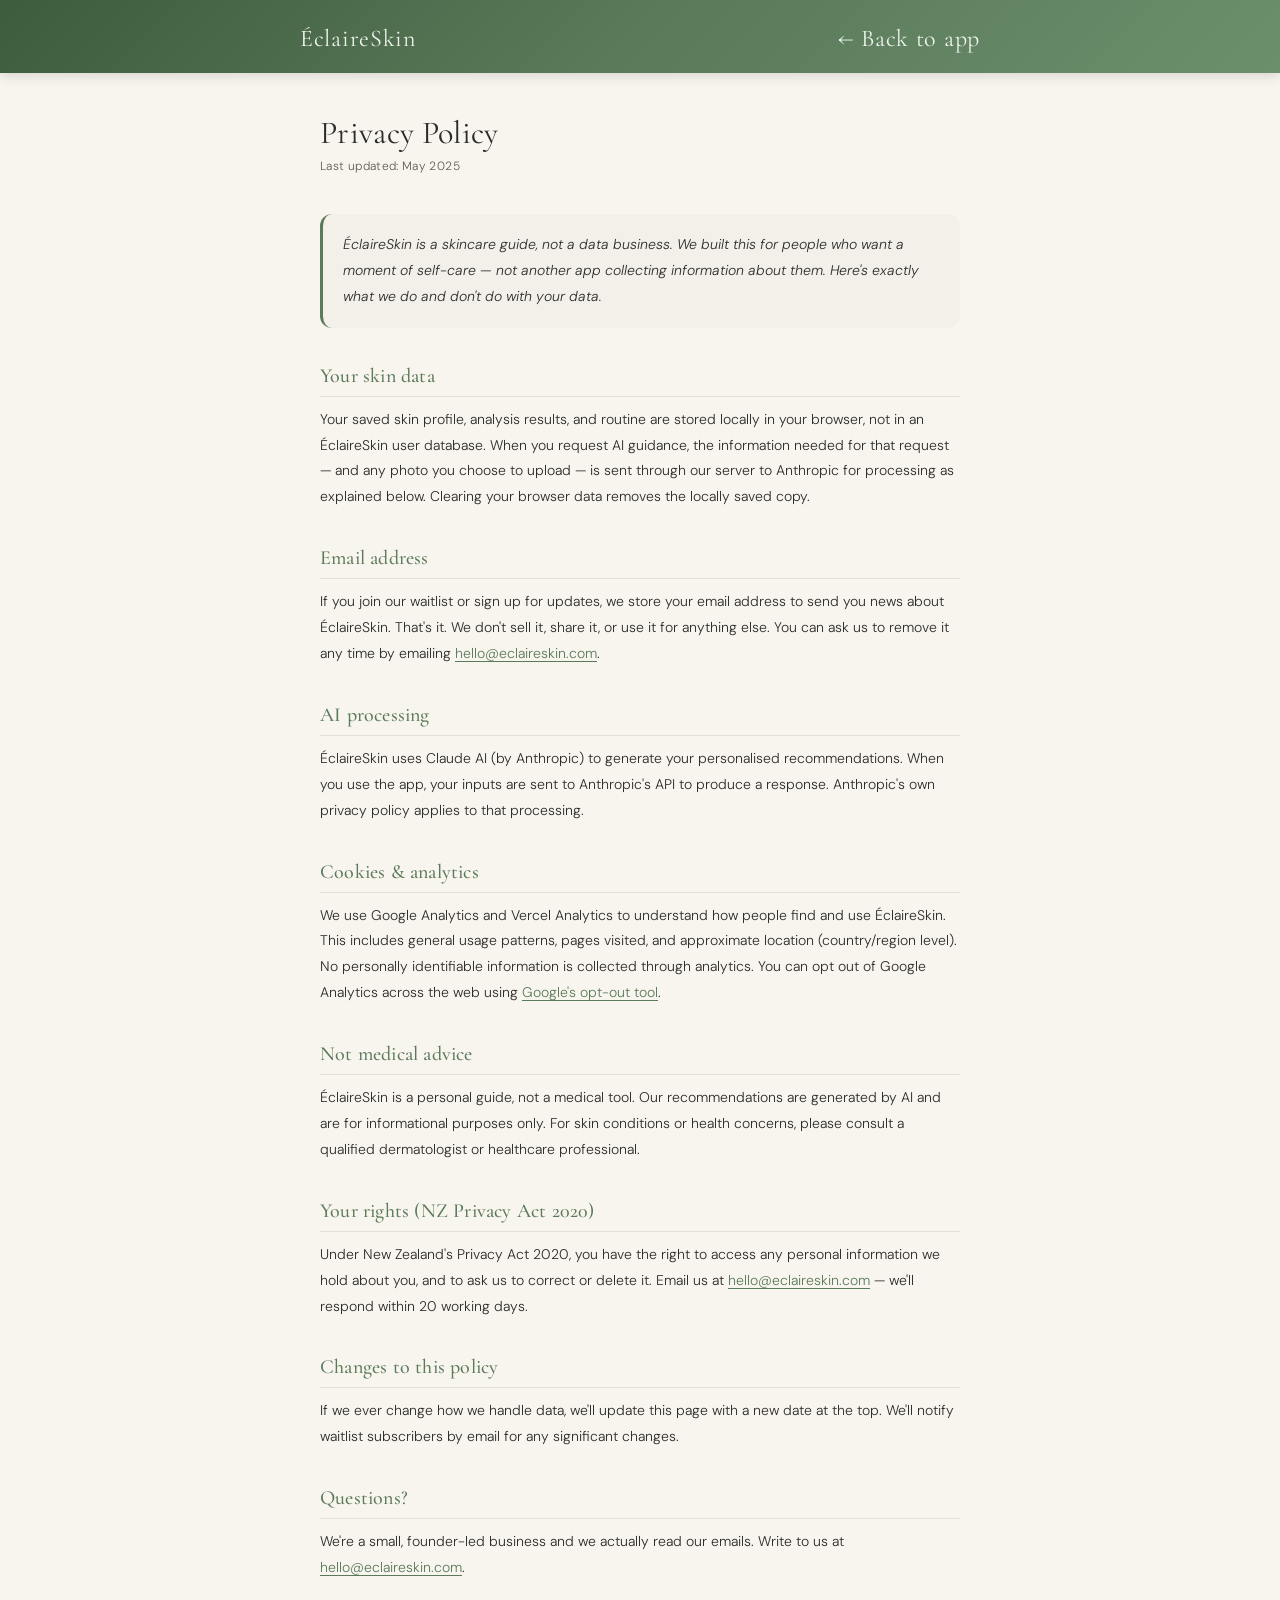
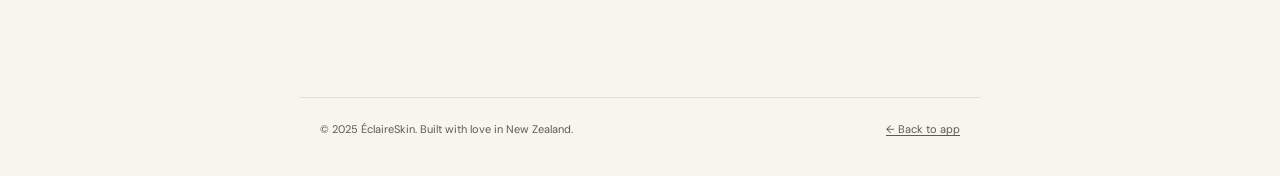
<file: privacy.html>
<!DOCTYPE html>
<html lang="en">
<head>
<meta charset="UTF-8"/>
<meta name="viewport" content="width=device-width, initial-scale=1.0"/>
<title>ÉclaireSkin · Privacy Policy</title>
<link rel="preconnect" href="https://fonts.googleapis.com"/>
<link href="https://fonts.googleapis.com/css2?family=Cormorant+Garamond:ital,wght@0,400;0,500;1,400&family=DM+Sans:wght@300;400;500&display=swap" rel="stylesheet"/>
<style>
*{box-sizing:border-box;margin:0;padding:0;}
:root{
  --sd:#5A7A5A;--sage:#6B8F6B;--sl:#EFF3EE;--warm:#A07840;
  --bg:#F8F4EE;--card:#fff;--border:#E0E0D8;--text:#2C2C28;
  --muted:#5C5C52;--bgsec:#F3F0EA;
}
@media(prefers-color-scheme:dark){:root{
  --bg:#1A1A18;--card:#242420;--border:#3A3A35;--text:#E8E4DC;
  --muted:#B8B8AC;--bgsec:#2A2A26;--sl:#D0D8D0;--warm:#C9A97A;--sage:#8A9E8A;
}}
body{font-family:'DM Sans',sans-serif;background:var(--bg);color:var(--text);min-height:100vh;padding:0;}

/* Splash screen */
#splash{
  position:fixed;inset:0;z-index:1000;
  background:linear-gradient(160deg,#3D5C3D 0%,#5A7A5A 50%,#6B8F6B 100%);
  display:flex;flex-direction:column;align-items:center;justify-content:center;
  gap:16px;
  animation:splashFade 0.6s ease 2s forwards;
}
@keyframes splashFade{
  0%{opacity:1;pointer-events:all;}
  100%{opacity:0;pointer-events:none;}
}
.splash-logo{
  font-family:'Cormorant Garamond',serif;
  font-size:38px;font-weight:400;color:#EFF3EE;
  letter-spacing:0.04em;
  opacity:0;
  animation:fadeUp 0.8s ease 0.2s forwards;
}
.splash-tagline{
  font-family:'DM Sans',sans-serif;
  font-size:13px;font-weight:300;color:rgba(239,243,238,0.6);
  letter-spacing:0.12em;text-transform:uppercase;
  opacity:0;
  animation:fadeUp 0.8s ease 0.5s forwards;
}
.splash-line{
  width:32px;height:1px;background:rgba(239,243,238,0.3);
  opacity:0;
  animation:fadeUp 0.8s ease 0.35s forwards;
}
@keyframes fadeUp{
  from{opacity:0;transform:translateY(10px);}
  to{opacity:1;transform:translateY(0);}
}

/* Header */
.hdr{
  background:linear-gradient(135deg,#3D5C3D 0%,#5A7A5A 50%,#6B8F6B 100%);
  padding:24px 20px 20px;
  box-shadow:0 2px 12px rgba(0,0,0,0.15);
}
.hdr-inner{max-width:680px;margin:0 auto;display:flex;align-items:center;justify-content:space-between;}
.hdr a{
  font-family:'Cormorant Garamond',serif;font-size:24px;font-weight:400;
  color:#EFF3EE;letter-spacing:0.03em;text-decoration:none;
}
.hdr-back{
  font-family:'DM Sans',sans-serif;font-size:12px;color:rgba(239,243,238,0.7);
  text-decoration:none;letter-spacing:0.04em;display:flex;align-items:center;gap:5px;
  transition:color 0.15s;
}
.hdr-back:hover{color:#EFF3EE;}

/* Content */
.content{max-width:680px;margin:0 auto;padding:40px 20px 80px;}

.page-title{
  font-family:'Cormorant Garamond',serif;
  font-size:32px;font-weight:400;color:var(--text);
  margin-bottom:6px;letter-spacing:0.01em;
}
.page-date{
  font-size:12px;color:var(--muted);margin-bottom:40px;
  font-weight:300;letter-spacing:0.03em;
}

.section{margin-bottom:36px;}
.section-title{
  font-family:'Cormorant Garamond',serif;
  font-size:20px;font-weight:500;color:var(--sd);
  margin-bottom:10px;padding-bottom:8px;
  border-bottom:0.5px solid var(--border);
  letter-spacing:0.01em;
}
.section-body{
  font-size:14px;color:var(--text);line-height:1.85;font-weight:300;
}
.section-body a{color:var(--sd);text-underline-offset:3px;}
.section-body a:hover{color:var(--sage);}

.intro{
  background:var(--bgsec);border-radius:12px;padding:18px 20px;
  margin-bottom:36px;border-left:3px solid var(--sd);
}
.intro p{font-size:14px;color:var(--text);line-height:1.85;font-weight:300;font-style:italic;}

footer{
  max-width:680px;margin:0 auto;padding:0 20px 40px;
  display:flex;align-items:center;justify-content:space-between;flex-wrap:wrap;gap:10px;
  border-top:0.5px solid var(--border);padding-top:24px;
}
footer span{font-size:11px;color:var(--muted);}
footer a{font-size:11px;color:var(--muted);text-decoration:underline;text-underline-offset:2px;}
</style>
</head>
<body>

<!-- Splash -->
<div id="splash">
  <div class="splash-logo">ÉclaireSkin</div>
  <div class="splash-line"></div>
  <div class="splash-tagline">Begin again, gently.</div>
</div>

<!-- Header -->
<div class="hdr">
  <div class="hdr-inner">
    <a href="/">ÉclaireSkin</a>
    <a href="/" class="hdr-back">← Back to app</a>
  </div>
</div>

<!-- Content -->
<div class="content">

  <h1 class="page-title">Privacy Policy</h1>
  <p class="page-date">Last updated: May 2025</p>

  <div class="intro">
    <p>ÉclaireSkin is a skincare guide, not a data business. We built this for people who want a moment of self-care — not another app collecting information about them. Here's exactly what we do and don't do with your data.</p>
  </div>

  <div class="section">
    <div class="section-title">Your skin data</div>
    <p class="section-body">Your saved skin profile, analysis results, and routine are stored locally in your browser, not in an ÉclaireSkin user database. When you request AI guidance, the information needed for that request — and any photo you choose to upload — is sent through our server to Anthropic for processing as explained below. Clearing your browser data removes the locally saved copy.</p>
  </div>

  <div class="section">
    <div class="section-title">Email address</div>
    <p class="section-body">If you join our waitlist or sign up for updates, we store your email address to send you news about ÉclaireSkin. That's it. We don't sell it, share it, or use it for anything else. You can ask us to remove it any time by emailing <a href="mailto:hello@eclaireskin.com">hello@eclaireskin.com</a>.</p>
  </div>

  <div class="section">
    <div class="section-title">AI processing</div>
    <p class="section-body">ÉclaireSkin uses Claude AI (by Anthropic) to generate your personalised recommendations. When you use the app, your inputs are sent to Anthropic's API to produce a response. Anthropic's own privacy policy applies to that processing.</p>
  </div>

  <div class="section" id="cookies">
    <div class="section-title">Cookies & analytics</div>
    <p class="section-body">We use Google Analytics and Vercel Analytics to understand how people find and use ÉclaireSkin. This includes general usage patterns, pages visited, and approximate location (country/region level). No personally identifiable information is collected through analytics. You can opt out of Google Analytics across the web using <a href="https://tools.google.com/dlpage/gaoptout" target="_blank" rel="noopener">Google's opt-out tool</a>.</p>
  </div>

  <div class="section">
    <div class="section-title">Not medical advice</div>
    <p class="section-body">ÉclaireSkin is a personal guide, not a medical tool. Our recommendations are generated by AI and are for informational purposes only. For skin conditions or health concerns, please consult a qualified dermatologist or healthcare professional.</p>
  </div>

  <div class="section">
    <div class="section-title">Your rights (NZ Privacy Act 2020)</div>
    <p class="section-body">Under New Zealand's Privacy Act 2020, you have the right to access any personal information we hold about you, and to ask us to correct or delete it. Email us at <a href="mailto:hello@eclaireskin.com">hello@eclaireskin.com</a> — we'll respond within 20 working days.</p>
  </div>

  <div class="section">
    <div class="section-title">Changes to this policy</div>
    <p class="section-body">If we ever change how we handle data, we'll update this page with a new date at the top. We'll notify waitlist subscribers by email for any significant changes.</p>
  </div>

  <div class="section">
    <div class="section-title">Questions?</div>
    <p class="section-body">We're a small, founder-led business and we actually read our emails. Write to us at <a href="mailto:hello@eclaireskin.com">hello@eclaireskin.com</a>.</p>
  </div>

</div>

<footer>
  <span>© 2025 ÉclaireSkin. Built with love in New Zealand.</span>
  <a href="/">← Back to app</a>
</footer>

</body>
</html>
</file>
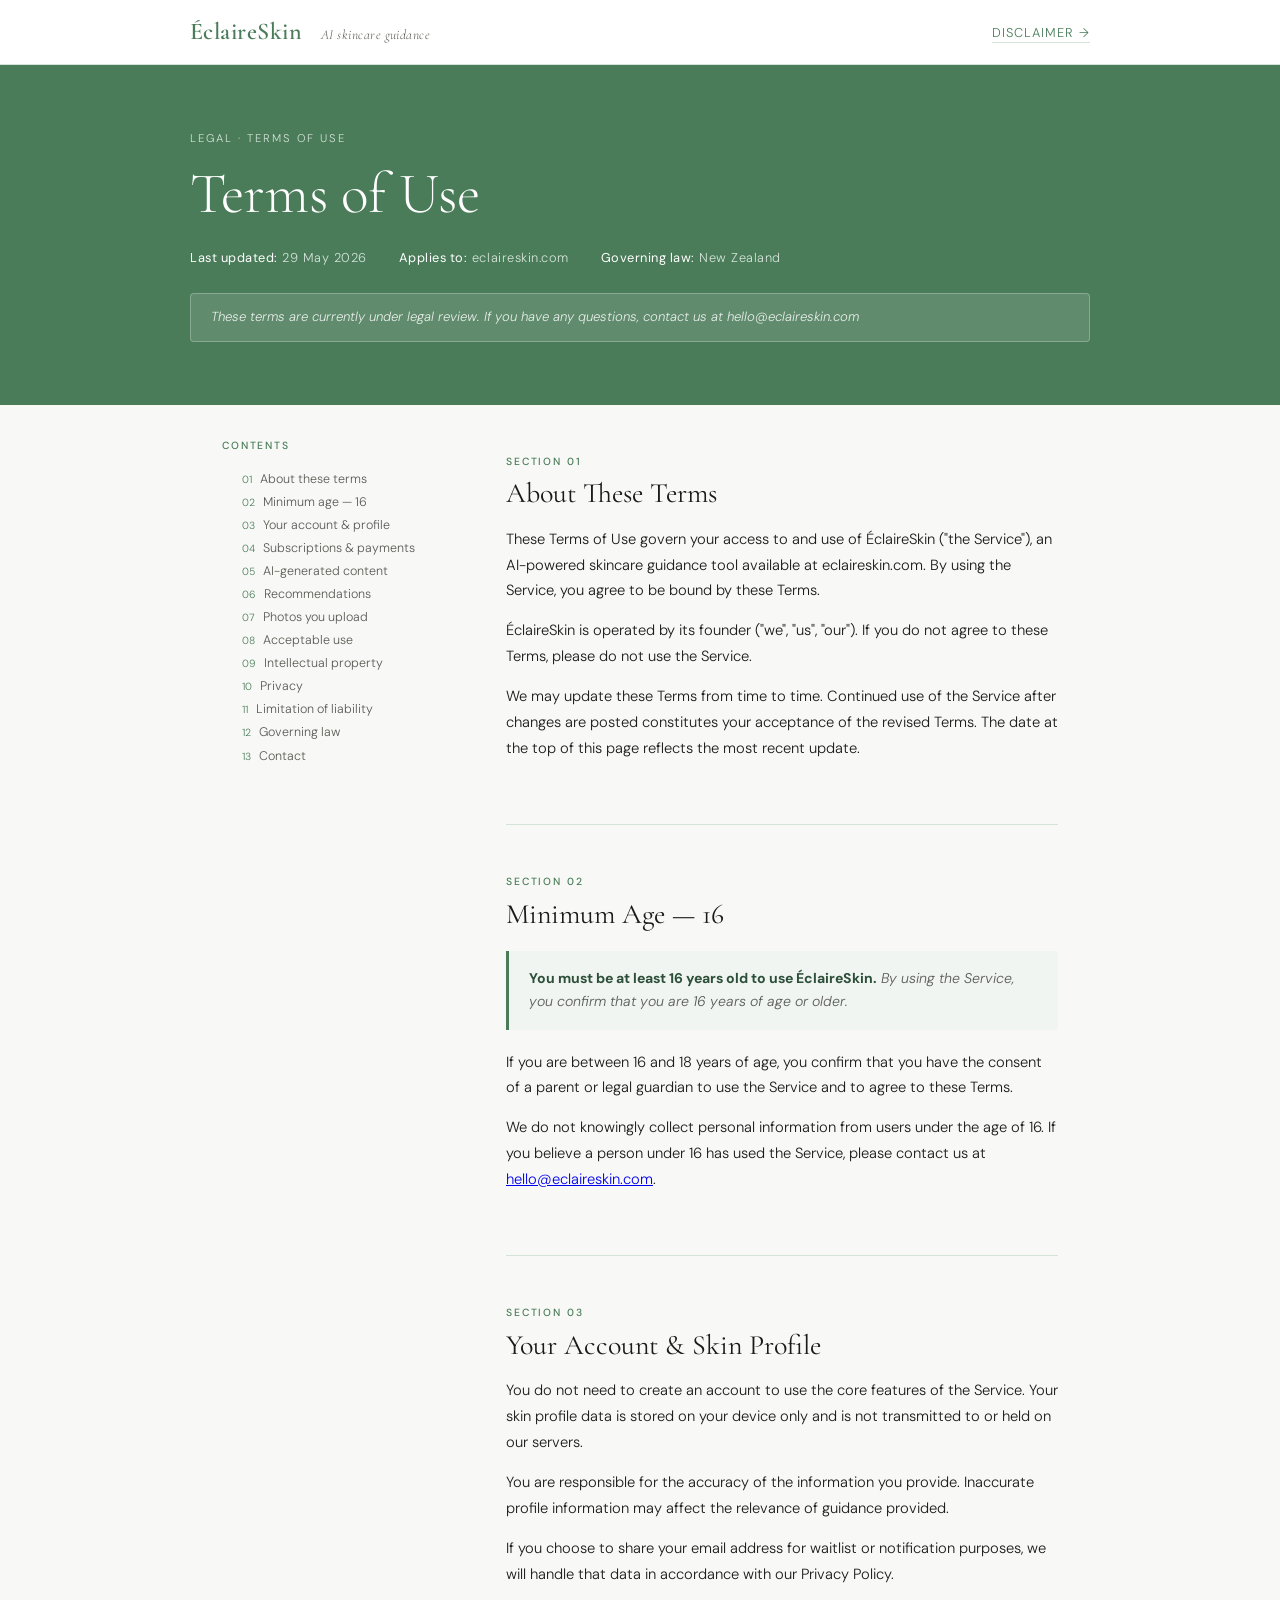
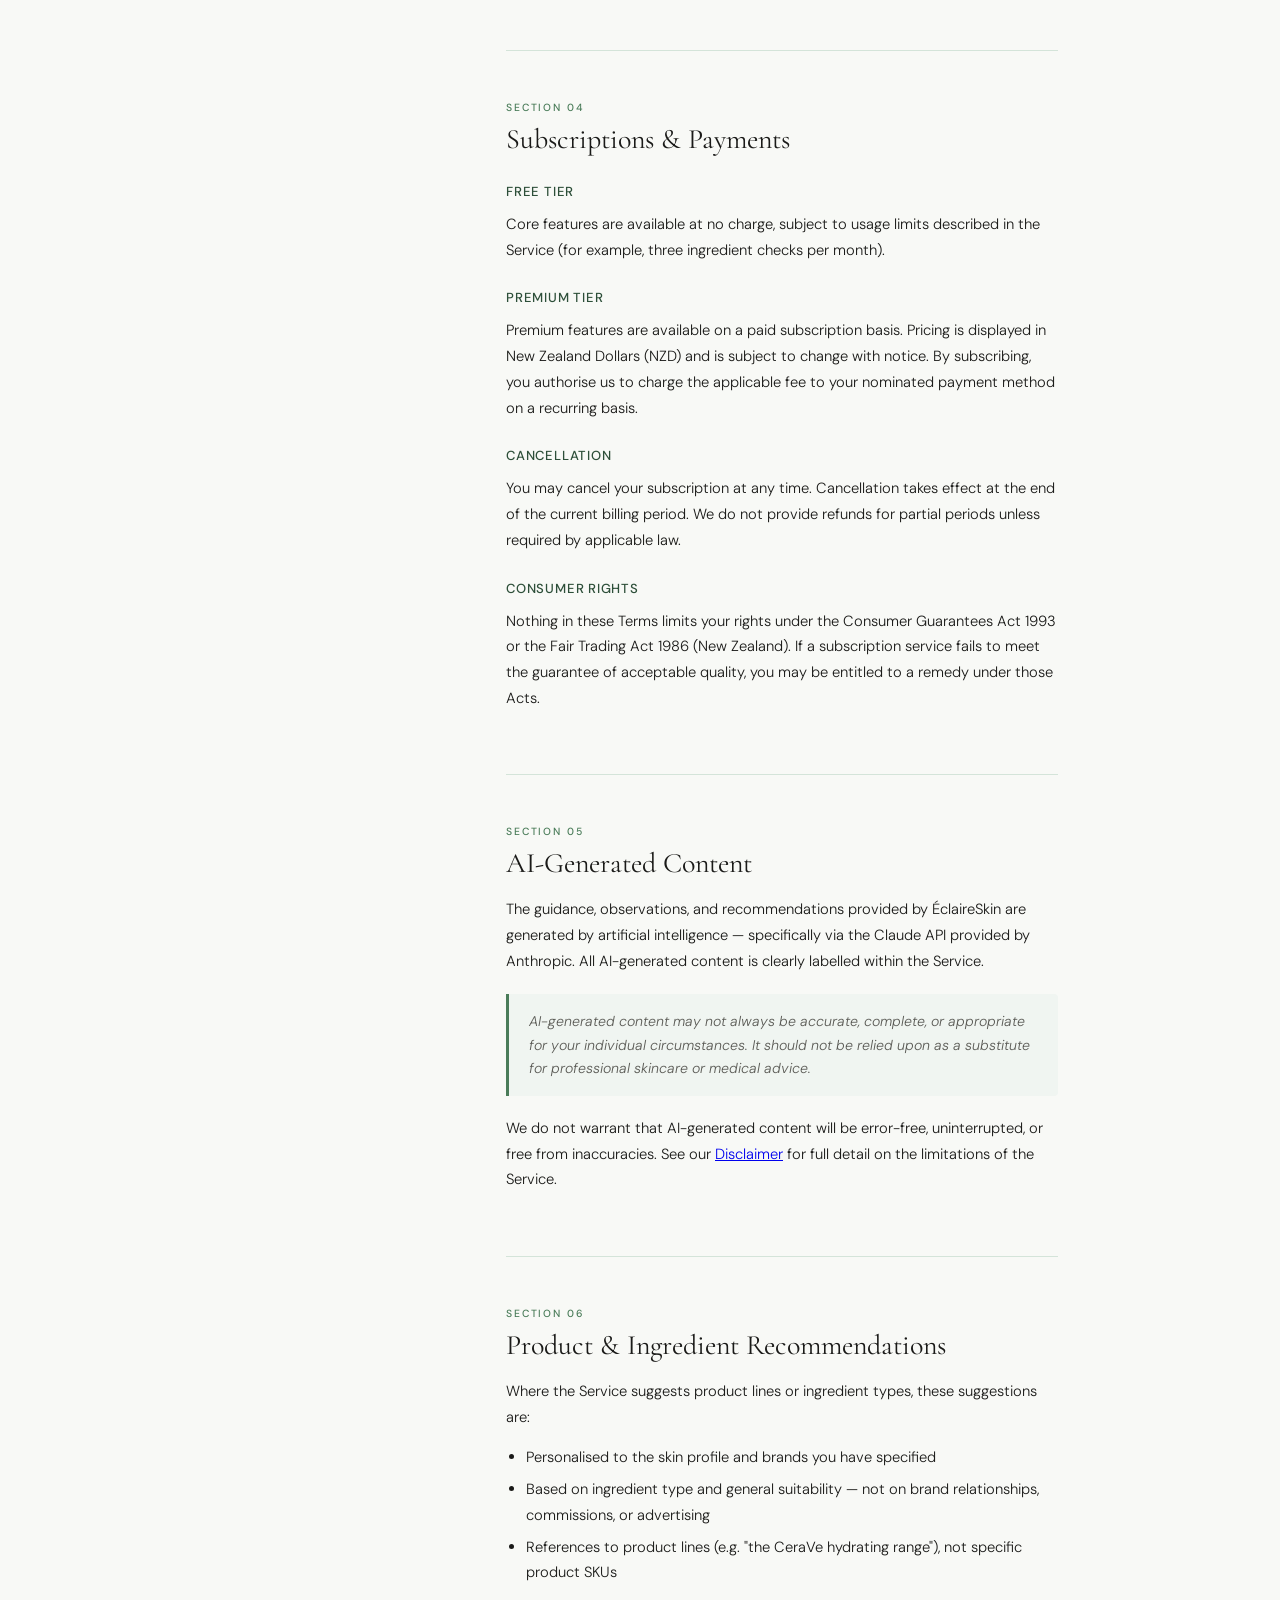
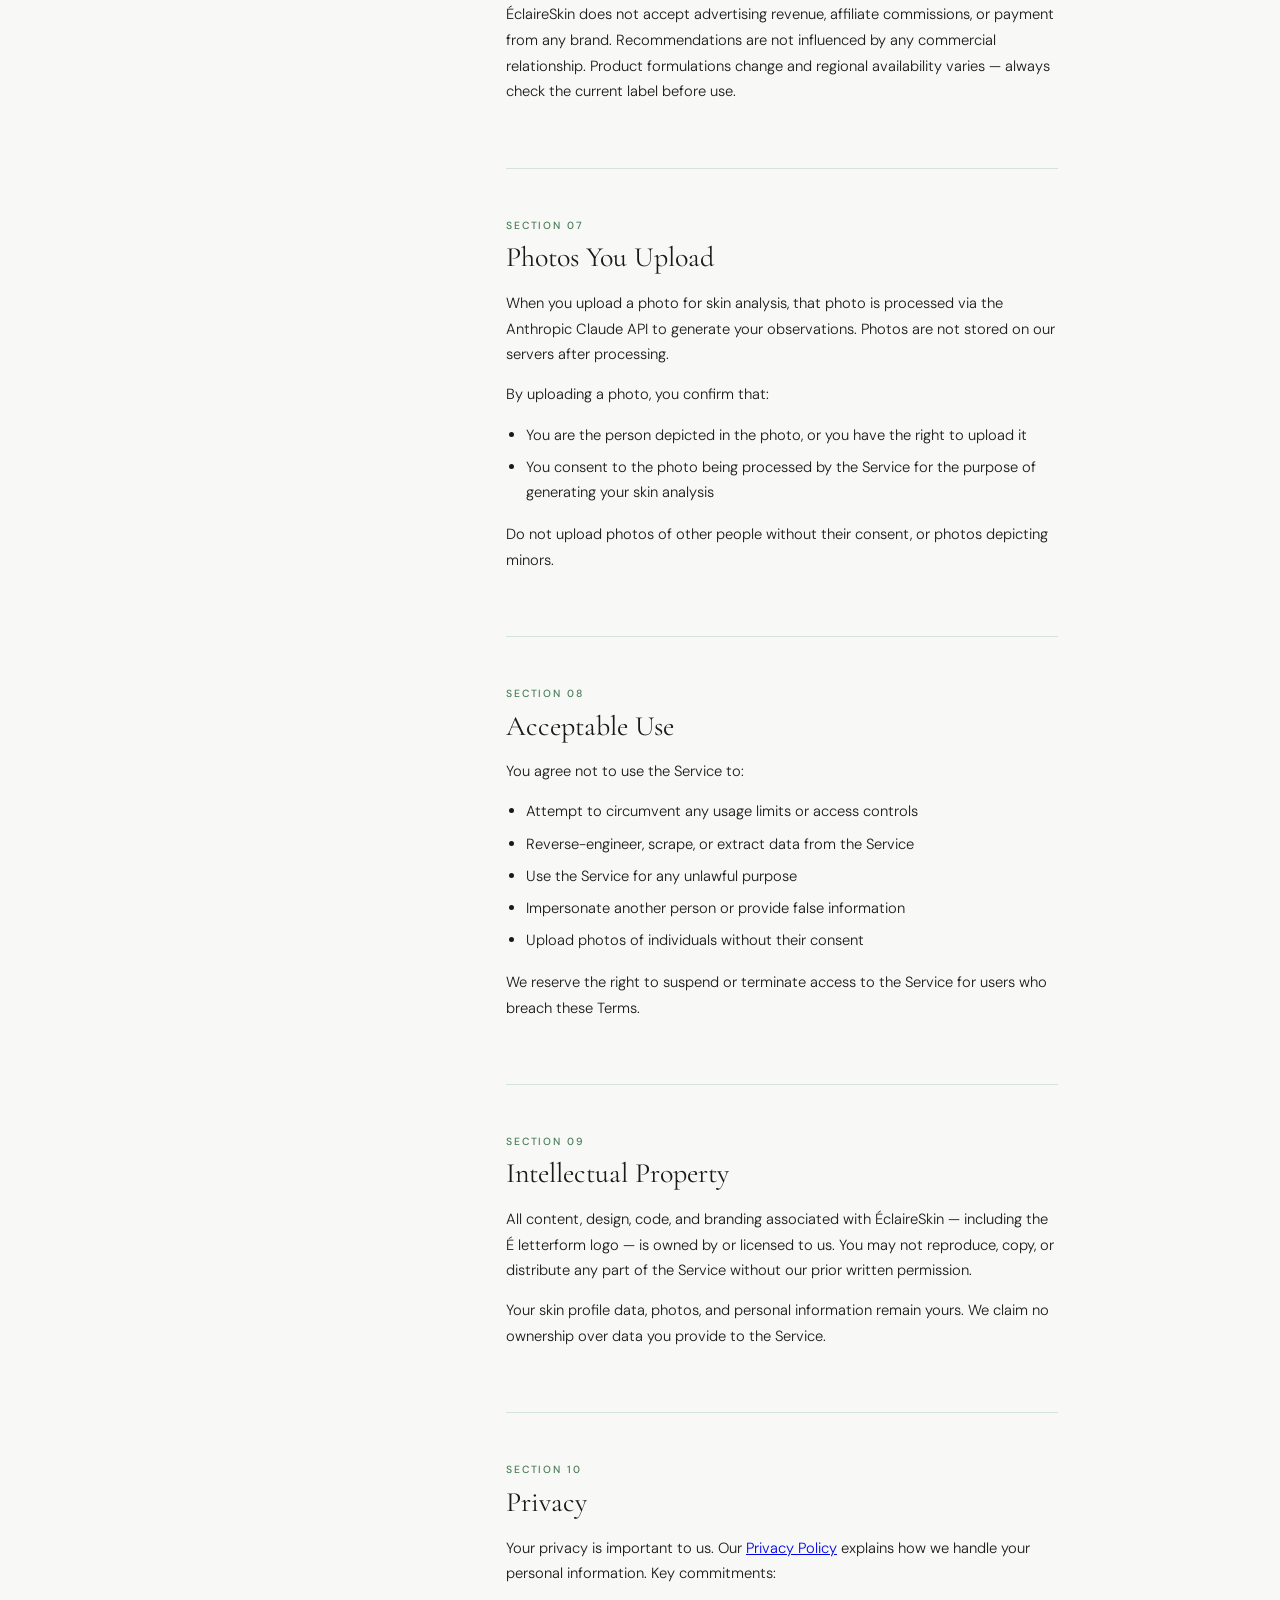
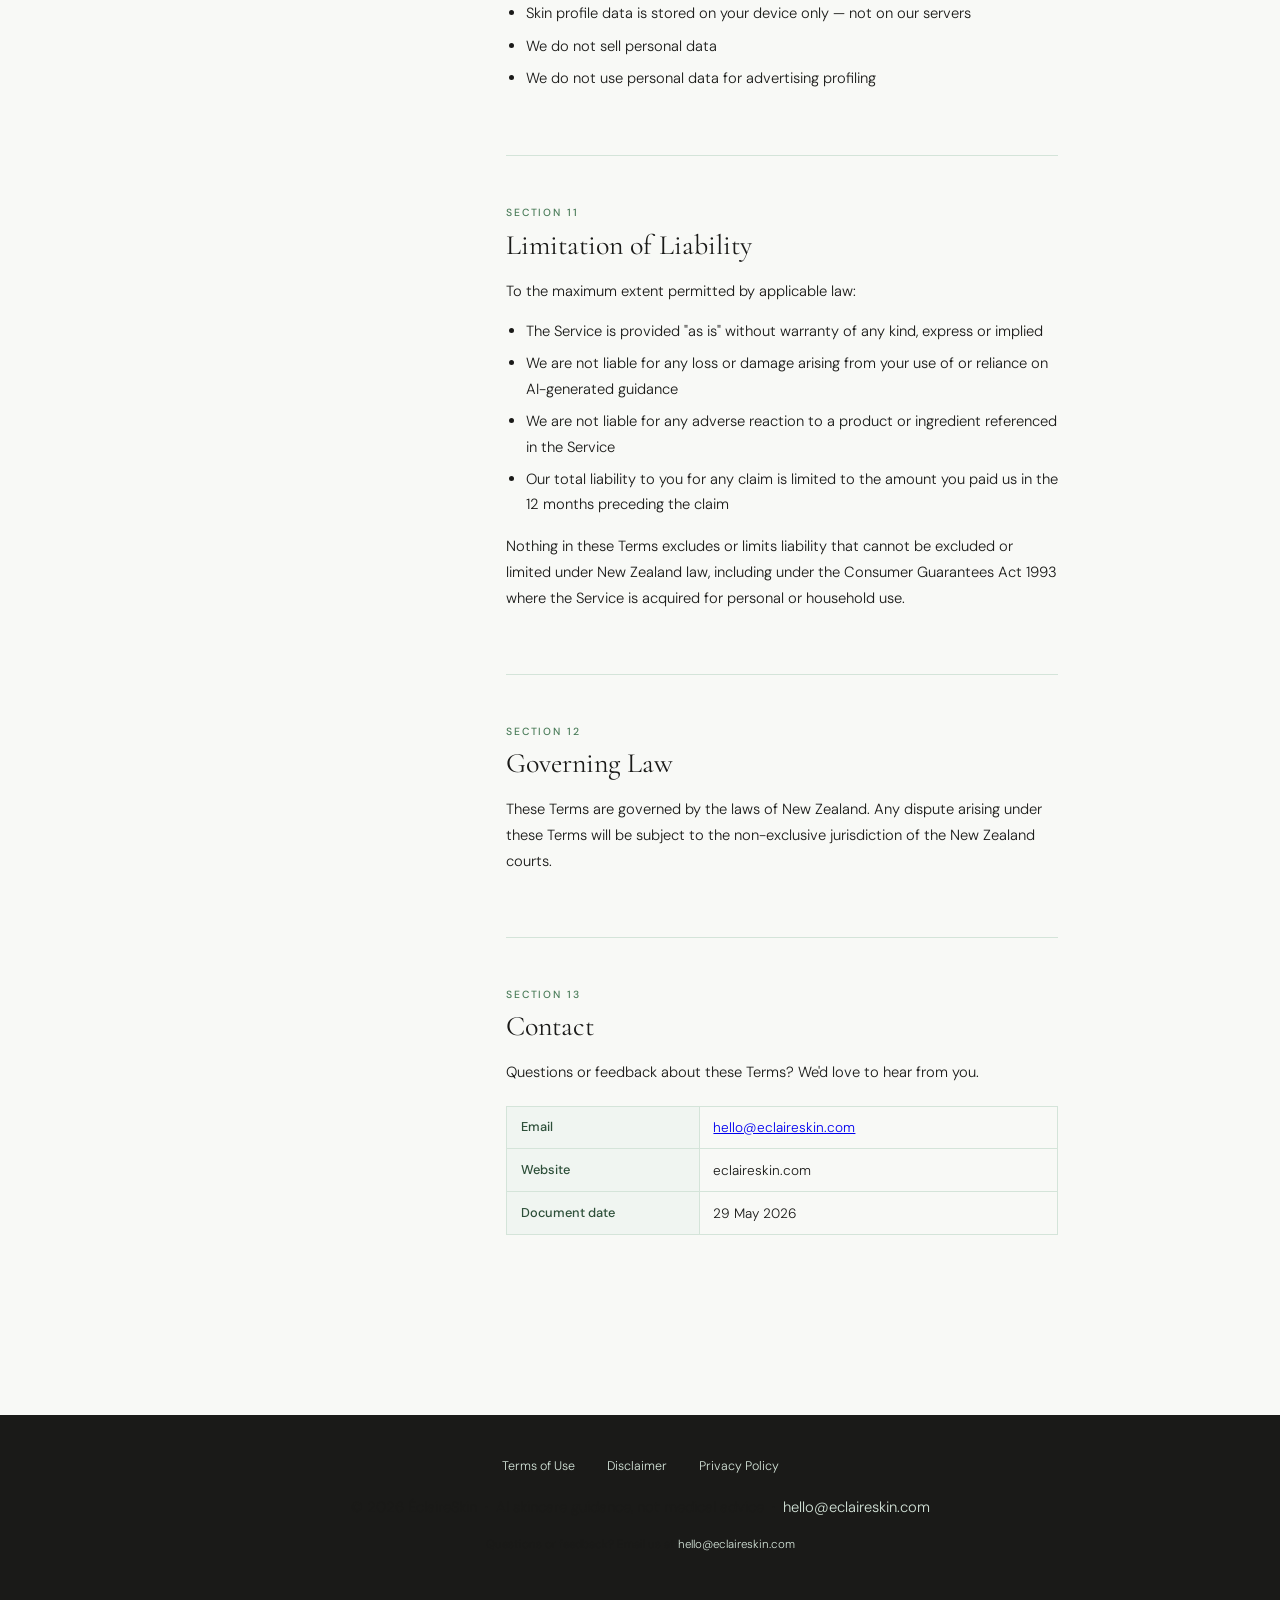
<file: terms.html>
<!DOCTYPE html>
<html lang="en">
<head>
  <meta charset="UTF-8" />
  <meta name="viewport" content="width=device-width, initial-scale=1.0" />
  <title>Terms of Use — ÉclaireSkin</title>
  <link href="https://fonts.googleapis.com/css2?family=Cormorant+Garamond:ital,wght@0,300;0,400;0,600;1,300;1,400&family=DM+Sans:wght@300;400;500&display=swap" rel="stylesheet" />
  <style>
    :root {
      --sage: #4A7C59;
      --sage-light: #f0f5f1;
      --sage-mid: #d4e4d9;
      --sage-dark: #2d4f39;
      --ink: #1a1a18;
      --mid: #5a5a55;
      --pale: #f8f9f6;
      --white: #ffffff;
      --accent: #c8a96e;
    }

    *, *::before, *::after { box-sizing: border-box; margin: 0; padding: 0; }

    html { scroll-behavior: smooth; }

    body {
      font-family: 'DM Sans', sans-serif;
      font-weight: 300;
      background: var(--pale);
      color: var(--ink);
      line-height: 1.75;
      font-size: 16px;
    }

    /* ── HEADER ── */
    header {
      background: var(--white);
      border-bottom: 1px solid var(--sage-mid);
      padding: 0 2rem;
      position: sticky;
      top: 0;
      z-index: 100;
    }

    .header-inner {
      max-width: 900px;
      margin: 0 auto;
      display: flex;
      align-items: center;
      justify-content: space-between;
      height: 64px;
    }

    .logo {
      font-family: 'Cormorant Garamond', serif;
      font-size: 1.5rem;
      font-weight: 600;
      color: var(--sage);
      text-decoration: none;
      letter-spacing: 0.02em;
    }

    .logo span {
      font-style: italic;
      font-weight: 300;
      color: var(--mid);
      font-size: 0.85rem;
      margin-left: 0.75rem;
    }

    nav a {
      font-size: 0.8rem;
      color: var(--sage);
      text-decoration: none;
      letter-spacing: 0.08em;
      text-transform: uppercase;
      border-bottom: 1px solid var(--sage-mid);
      padding-bottom: 1px;
      transition: color 0.2s, border-color 0.2s;
    }
    nav a:hover { color: var(--sage-dark); border-color: var(--sage-dark); }

    /* ── HERO BAND ── */
    .hero {
      background: var(--sage);
      color: var(--white);
      padding: 4rem 2rem 3rem;
    }

    .hero-inner {
      max-width: 900px;
      margin: 0 auto;
    }

    .doc-label {
      font-size: 0.7rem;
      letter-spacing: 0.18em;
      text-transform: uppercase;
      color: var(--sage-mid);
      margin-bottom: 0.75rem;
    }

    .hero h1 {
      font-family: 'Cormorant Garamond', serif;
      font-size: clamp(2.4rem, 5vw, 3.6rem);
      font-weight: 300;
      line-height: 1.15;
      margin-bottom: 1.25rem;
    }

    .hero-meta {
      display: flex;
      gap: 2rem;
      flex-wrap: wrap;
      font-size: 0.8rem;
      color: var(--sage-mid);
      letter-spacing: 0.04em;
    }

    .hero-meta span strong {
      color: var(--white);
      font-weight: 400;
    }

    .review-banner {
      background: rgba(255,255,255,0.12);
      border: 1px solid rgba(255,255,255,0.25);
      border-radius: 4px;
      padding: 0.75rem 1.25rem;
      margin-top: 1.5rem;
      font-size: 0.82rem;
      color: rgba(255,255,255,0.85);
      font-style: italic;
    }

    /* ── LAYOUT ── */
    .page {
      max-width: 900px;
      margin: 0 auto;
      padding: 0 2rem 4rem;
      display: grid;
      grid-template-columns: 220px 1fr;
      gap: 4rem;
      align-items: start;
    }

    /* ── SIDEBAR TOC ── */
    .toc {
      position: sticky;
      top: 80px;
      padding: 2rem 0;
    }

    .toc-label {
      font-size: 0.65rem;
      letter-spacing: 0.18em;
      text-transform: uppercase;
      color: var(--sage);
      margin-bottom: 1rem;
      font-weight: 500;
    }

    .toc ol {
      list-style: none;
      counter-reset: toc;
    }

    .toc ol li {
      counter-increment: toc;
      margin-bottom: 0.35rem;
    }

    .toc ol li a {
      font-size: 0.78rem;
      color: var(--mid);
      text-decoration: none;
      display: flex;
      gap: 0.5rem;
      align-items: baseline;
      transition: color 0.2s;
      line-height: 1.4;
    }

    .toc ol li a::before {
      content: counter(toc, decimal-leading-zero);
      font-size: 0.65rem;
      color: var(--sage);
      font-variant-numeric: tabular-nums;
      flex-shrink: 0;
    }

    .toc ol li a:hover { color: var(--sage-dark); }

    /* ── CONTENT ── */
    .content {
      padding-top: 3rem;
    }

    section {
      margin-bottom: 3rem;
      padding-bottom: 3rem;
      border-bottom: 1px solid var(--sage-mid);
    }

    section:last-of-type { border-bottom: none; }

    .section-number {
      font-size: 0.65rem;
      letter-spacing: 0.18em;
      text-transform: uppercase;
      color: var(--sage);
      font-weight: 500;
      margin-bottom: 0.4rem;
    }

    h2 {
      font-family: 'Cormorant Garamond', serif;
      font-size: 1.75rem;
      font-weight: 400;
      color: var(--ink);
      margin-bottom: 1rem;
      line-height: 1.2;
    }

    h3 {
      font-size: 0.82rem;
      font-weight: 500;
      letter-spacing: 0.06em;
      text-transform: uppercase;
      color: var(--sage-dark);
      margin: 1.5rem 0 0.5rem;
    }

    p {
      margin-bottom: 0.9rem;
      color: var(--ink);
      font-size: 0.92rem;
    }

    ul, ol {
      margin: 0.5rem 0 1rem 1.25rem;
    }

    li {
      font-size: 0.92rem;
      margin-bottom: 0.4rem;
      color: var(--ink);
    }

    .callout {
      background: var(--sage-light);
      border-left: 3px solid var(--sage);
      padding: 1rem 1.25rem;
      border-radius: 0 4px 4px 0;
      margin: 1.25rem 0;
      font-size: 0.88rem;
      color: var(--mid);
      font-style: italic;
      line-height: 1.65;
    }

    .callout strong {
      color: var(--sage-dark);
      font-style: normal;
    }

    table {
      width: 100%;
      border-collapse: collapse;
      margin: 1.25rem 0;
      font-size: 0.85rem;
    }

    td {
      padding: 0.65rem 0.85rem;
      border: 1px solid var(--sage-mid);
      vertical-align: top;
      line-height: 1.55;
    }

    td:first-child {
      background: var(--sage-light);
      font-weight: 500;
      width: 35%;
      color: var(--sage-dark);
      font-size: 0.8rem;
    }

    /* ── FOOTER ── */
    footer {
      background: var(--ink);
      color: rgba(255,255,255,0.5);
      padding: 2.5rem 2rem;
      text-align: center;
      font-size: 0.78rem;
      line-height: 1.8;
    }

    footer a {
      color: var(--sage-mid);
      text-decoration: none;
    }

    footer a:hover { color: var(--white); }

    footer .footer-links {
      display: flex;
      justify-content: center;
      gap: 2rem;
      flex-wrap: wrap;
      margin-bottom: 1rem;
    }

    /* ── RESPONSIVE ── */
    @media (max-width: 700px) {
      .page {
        grid-template-columns: 1fr;
        gap: 0;
      }
      .toc { display: none; }
      .hero { padding: 2.5rem 1.25rem 2rem; }
      .page { padding: 0 1.25rem 3rem; }
    }
  </style>
</head>
<body>

<header>
  <div class="header-inner">
    <a class="logo" href="/">ÉclaireSkin <span>AI skincare guidance</span></a>
    <nav><a href="/disclaimer">Disclaimer →</a></nav>
  </div>
</header>

<div class="hero">
  <div class="hero-inner">
    <p class="doc-label">Legal · Terms of Use</p>
    <h1>Terms of Use</h1>
    <div class="hero-meta">
      <span><strong>Last updated:</strong> 29 May 2026</span>
      <span><strong>Applies to:</strong> eclaireskin.com</span>
      <span><strong>Governing law:</strong> New Zealand</span>
    </div>
    <p class="review-banner">These terms are currently under legal review. If you have any questions, contact us at hello@eclaireskin.com</p>
  </div>
</div>

<div class="page">

  <aside class="toc">
    <p class="toc-label">Contents</p>
    <ol>
      <li><a href="#s1">About these terms</a></li>
      <li><a href="#s2">Minimum age — 16</a></li>
      <li><a href="#s3">Your account & profile</a></li>
      <li><a href="#s4">Subscriptions & payments</a></li>
      <li><a href="#s5">AI-generated content</a></li>
      <li><a href="#s6">Recommendations</a></li>
      <li><a href="#s7">Photos you upload</a></li>
      <li><a href="#s8">Acceptable use</a></li>
      <li><a href="#s9">Intellectual property</a></li>
      <li><a href="#s10">Privacy</a></li>
      <li><a href="#s11">Limitation of liability</a></li>
      <li><a href="#s12">Governing law</a></li>
      <li><a href="#s13">Contact</a></li>
    </ol>
  </aside>

  <main class="content">

    <section id="s1">
      <p class="section-number">Section 01</p>
      <h2>About These Terms</h2>
      <p>These Terms of Use govern your access to and use of ÉclaireSkin ("the Service"), an AI-powered skincare guidance tool available at eclaireskin.com. By using the Service, you agree to be bound by these Terms.</p>
      <p>ÉclaireSkin is operated by its founder ("we", "us", "our"). If you do not agree to these Terms, please do not use the Service.</p>
      <p>We may update these Terms from time to time. Continued use of the Service after changes are posted constitutes your acceptance of the revised Terms. The date at the top of this page reflects the most recent update.</p>
    </section>

    <section id="s2">
      <p class="section-number">Section 02</p>
      <h2>Minimum Age — 16</h2>
      <div class="callout">
        <strong>You must be at least 16 years old to use ÉclaireSkin.</strong> By using the Service, you confirm that you are 16 years of age or older.
      </div>
      <p>If you are between 16 and 18 years of age, you confirm that you have the consent of a parent or legal guardian to use the Service and to agree to these Terms.</p>
      <p>We do not knowingly collect personal information from users under the age of 16. If you believe a person under 16 has used the Service, please contact us at <a href="mailto:hello@eclaireskin.com">hello@eclaireskin.com</a>.</p>
    </section>

    <section id="s3">
      <p class="section-number">Section 03</p>
      <h2>Your Account &amp; Skin Profile</h2>
      <p>You do not need to create an account to use the core features of the Service. Your skin profile data is stored on your device only and is not transmitted to or held on our servers.</p>
      <p>You are responsible for the accuracy of the information you provide. Inaccurate profile information may affect the relevance of guidance provided.</p>
      <p>If you choose to share your email address for waitlist or notification purposes, we will handle that data in accordance with our Privacy Policy.</p>
    </section>

    <section id="s4">
      <p class="section-number">Section 04</p>
      <h2>Subscriptions &amp; Payments</h2>

      <h3>Free tier</h3>
      <p>Core features are available at no charge, subject to usage limits described in the Service (for example, three ingredient checks per month).</p>

      <h3>Premium tier</h3>
      <p>Premium features are available on a paid subscription basis. Pricing is displayed in New Zealand Dollars (NZD) and is subject to change with notice. By subscribing, you authorise us to charge the applicable fee to your nominated payment method on a recurring basis.</p>

      <h3>Cancellation</h3>
      <p>You may cancel your subscription at any time. Cancellation takes effect at the end of the current billing period. We do not provide refunds for partial periods unless required by applicable law.</p>

      <h3>Consumer rights</h3>
      <p>Nothing in these Terms limits your rights under the Consumer Guarantees Act 1993 or the Fair Trading Act 1986 (New Zealand). If a subscription service fails to meet the guarantee of acceptable quality, you may be entitled to a remedy under those Acts.</p>
    </section>

    <section id="s5">
      <p class="section-number">Section 05</p>
      <h2>AI-Generated Content</h2>
      <p>The guidance, observations, and recommendations provided by ÉclaireSkin are generated by artificial intelligence — specifically via the Claude API provided by Anthropic. All AI-generated content is clearly labelled within the Service.</p>
      <div class="callout">
        AI-generated content may not always be accurate, complete, or appropriate for your individual circumstances. It should not be relied upon as a substitute for professional skincare or medical advice.
      </div>
      <p>We do not warrant that AI-generated content will be error-free, uninterrupted, or free from inaccuracies. See our <a href="/disclaimer">Disclaimer</a> for full detail on the limitations of the Service.</p>
    </section>

    <section id="s6">
      <p class="section-number">Section 06</p>
      <h2>Product &amp; Ingredient Recommendations</h2>
      <p>Where the Service suggests product lines or ingredient types, these suggestions are:</p>
      <ul>
        <li>Personalised to the skin profile and brands you have specified</li>
        <li>Based on ingredient type and general suitability — not on brand relationships, commissions, or advertising</li>
        <li>References to product lines (e.g. "the CeraVe hydrating range"), not specific product SKUs</li>
      </ul>
      <p>ÉclaireSkin does not accept advertising revenue, affiliate commissions, or payment from any brand. Recommendations are not influenced by any commercial relationship. Product formulations change and regional availability varies — always check the current label before use.</p>
    </section>

    <section id="s7">
      <p class="section-number">Section 07</p>
      <h2>Photos You Upload</h2>
      <p>When you upload a photo for skin analysis, that photo is processed via the Anthropic Claude API to generate your observations. Photos are not stored on our servers after processing.</p>
      <p>By uploading a photo, you confirm that:</p>
      <ul>
        <li>You are the person depicted in the photo, or you have the right to upload it</li>
        <li>You consent to the photo being processed by the Service for the purpose of generating your skin analysis</li>
      </ul>
      <p>Do not upload photos of other people without their consent, or photos depicting minors.</p>
    </section>

    <section id="s8">
      <p class="section-number">Section 08</p>
      <h2>Acceptable Use</h2>
      <p>You agree not to use the Service to:</p>
      <ul>
        <li>Attempt to circumvent any usage limits or access controls</li>
        <li>Reverse-engineer, scrape, or extract data from the Service</li>
        <li>Use the Service for any unlawful purpose</li>
        <li>Impersonate another person or provide false information</li>
        <li>Upload photos of individuals without their consent</li>
      </ul>
      <p>We reserve the right to suspend or terminate access to the Service for users who breach these Terms.</p>
    </section>

    <section id="s9">
      <p class="section-number">Section 09</p>
      <h2>Intellectual Property</h2>
      <p>All content, design, code, and branding associated with ÉclaireSkin — including the É letterform logo — is owned by or licensed to us. You may not reproduce, copy, or distribute any part of the Service without our prior written permission.</p>
      <p>Your skin profile data, photos, and personal information remain yours. We claim no ownership over data you provide to the Service.</p>
    </section>

    <section id="s10">
      <p class="section-number">Section 10</p>
      <h2>Privacy</h2>
      <p>Your privacy is important to us. Our <a href="/privacy">Privacy Policy</a> explains how we handle your personal information. Key commitments:</p>
      <ul>
        <li>Skin profile data is stored on your device only — not on our servers</li>
        <li>We do not sell personal data</li>
        <li>We do not use personal data for advertising profiling</li>
      </ul>
    </section>

    <section id="s11">
      <p class="section-number">Section 11</p>
      <h2>Limitation of Liability</h2>
      <p>To the maximum extent permitted by applicable law:</p>
      <ul>
        <li>The Service is provided "as is" without warranty of any kind, express or implied</li>
        <li>We are not liable for any loss or damage arising from your use of or reliance on AI-generated guidance</li>
        <li>We are not liable for any adverse reaction to a product or ingredient referenced in the Service</li>
        <li>Our total liability to you for any claim is limited to the amount you paid us in the 12 months preceding the claim</li>
      </ul>
      <p>Nothing in these Terms excludes or limits liability that cannot be excluded or limited under New Zealand law, including under the Consumer Guarantees Act 1993 where the Service is acquired for personal or household use.</p>
    </section>

    <section id="s12">
      <p class="section-number">Section 12</p>
      <h2>Governing Law</h2>
      <p>These Terms are governed by the laws of New Zealand. Any dispute arising under these Terms will be subject to the non-exclusive jurisdiction of the New Zealand courts.</p>
    </section>

    <section id="s13">
      <p class="section-number">Section 13</p>
      <h2>Contact</h2>
      <p>Questions or feedback about these Terms? We'd love to hear from you.</p>
      <table>
        <tr><td>Email</td><td><a href="mailto:hello@eclaireskin.com">hello@eclaireskin.com</a></td></tr>
        <tr><td>Website</td><td>eclaireskin.com</td></tr>
        <tr><td>Document date</td><td>29 May 2026</td></tr>
      </table>
    </section>

  </main>
</div>

<footer>
  <div class="footer-links">
    <a href="/terms">Terms of Use</a>
    <a href="/disclaimer">Disclaimer</a>
    <a href="/privacy">Privacy Policy</a>
  </div>
  <p>© 2026 ÉclaireSkin &nbsp;·&nbsp; AI skincare guidance, not medical advice &nbsp;·&nbsp; <a href="mailto:hello@eclaireskin.com">hello@eclaireskin.com</a></p>
  <p style="margin-top:0.5rem; font-size:0.72rem;">Questions or feedback? Email us at <a href="mailto:hello@eclaireskin.com">hello@eclaireskin.com</a></p>
</footer>

</body>
</html>
</file>
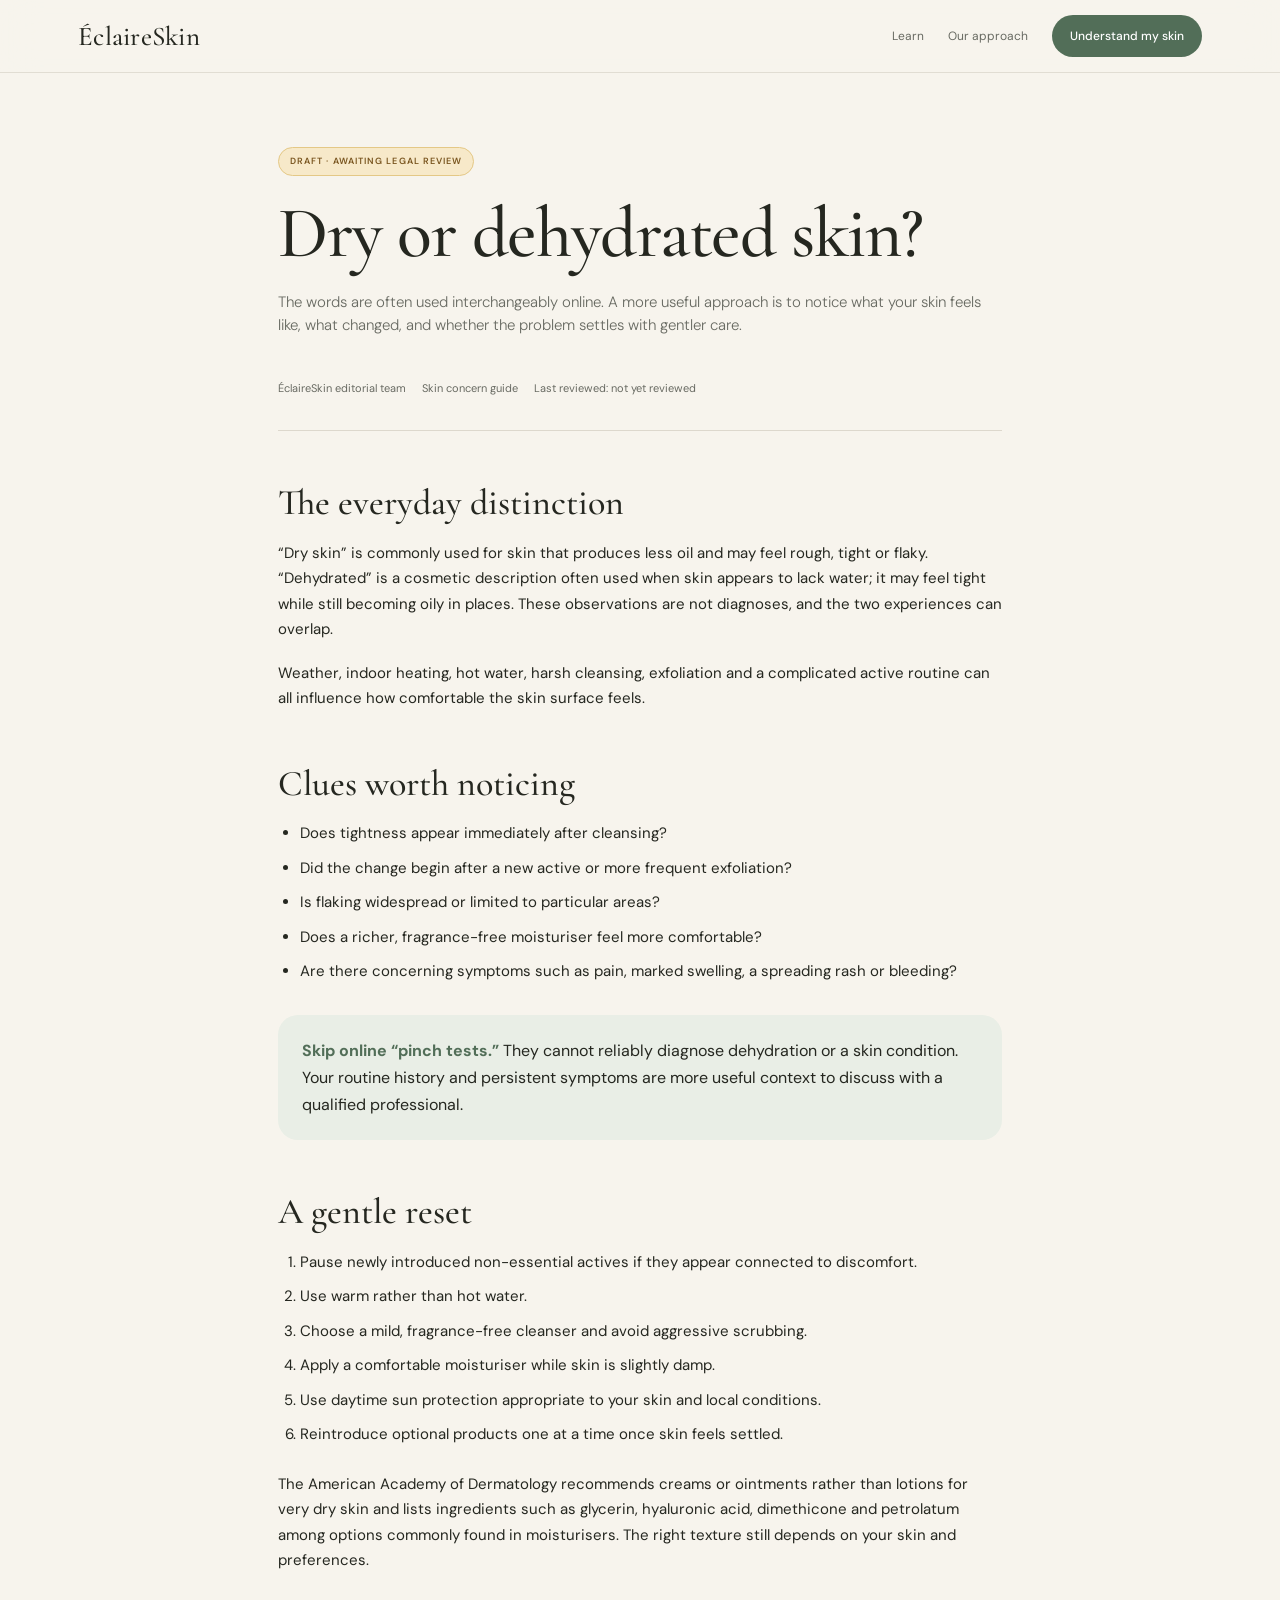
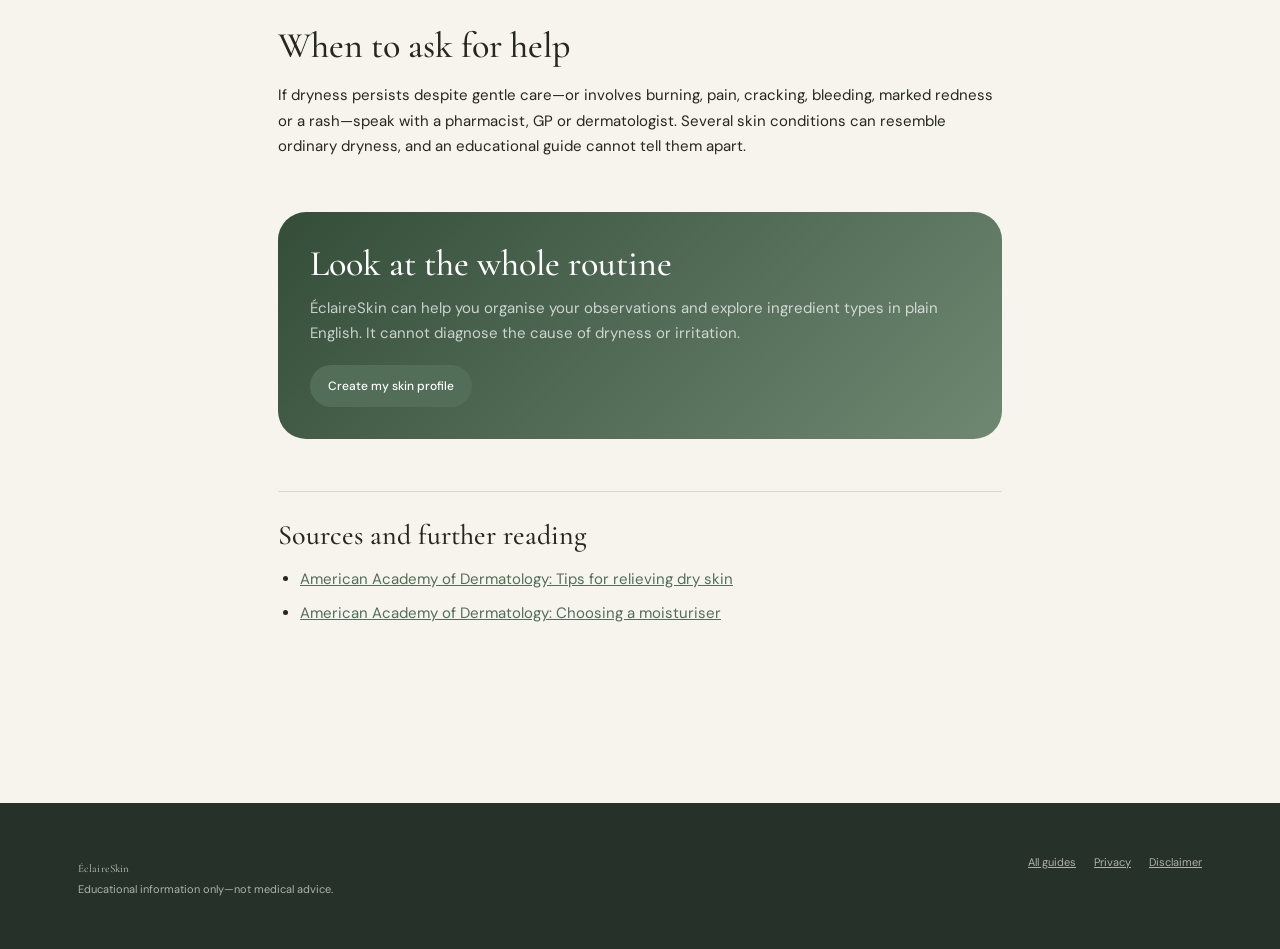
<file: learn/dry-vs-dehydrated-skin.html>
<!doctype html><html lang="en"><head><meta charset="utf-8"><meta name="viewport" content="width=device-width,initial-scale=1"><meta name="robots" content="noindex,nofollow"><title>Dry or dehydrated skin? | ÉclaireSkin</title><meta name="description" content="Understand the everyday difference between dry-feeling and dehydrated-looking skin, plus gentle ways to simplify your routine."><link rel="canonical" href="https://www.eclaireskin.com/learn/dry-vs-dehydrated-skin"><link rel="stylesheet" href="/learn/shared.css"></head><body>
<header class="site-header"><nav class="nav"><a class="brand" href="/">ÉclaireSkin</a><div class="nav-links"><a href="/learn">Learn</a><a href="/about">Our approach</a><a class="nav-cta" href="/app">Understand my skin</a></div></nav></header>
<article class="article"><span class="draft">Draft · awaiting legal review</span><h1>Dry or dehydrated skin?</h1><p class="dek">The words are often used interchangeably online. A more useful approach is to notice what your skin feels like, what changed, and whether the problem settles with gentler care.</p><div class="meta"><span>ÉclaireSkin editorial team</span><span>Skin concern guide</span><span>Last reviewed: not yet reviewed</span></div>
<h2>The everyday distinction</h2><p>“Dry skin” is commonly used for skin that produces less oil and may feel rough, tight or flaky. “Dehydrated” is a cosmetic description often used when skin appears to lack water; it may feel tight while still becoming oily in places. These observations are not diagnoses, and the two experiences can overlap.</p><p>Weather, indoor heating, hot water, harsh cleansing, exfoliation and a complicated active routine can all influence how comfortable the skin surface feels.</p>
<h2>Clues worth noticing</h2><ul><li>Does tightness appear immediately after cleansing?</li><li>Did the change begin after a new active or more frequent exfoliation?</li><li>Is flaking widespread or limited to particular areas?</li><li>Does a richer, fragrance-free moisturiser feel more comfortable?</li><li>Are there concerning symptoms such as pain, marked swelling, a spreading rash or bleeding?</li></ul>
<div class="note"><strong>Skip online “pinch tests.”</strong> They cannot reliably diagnose dehydration or a skin condition. Your routine history and persistent symptoms are more useful context to discuss with a qualified professional.</div>
<h2>A gentle reset</h2><ol><li>Pause newly introduced non-essential actives if they appear connected to discomfort.</li><li>Use warm rather than hot water.</li><li>Choose a mild, fragrance-free cleanser and avoid aggressive scrubbing.</li><li>Apply a comfortable moisturiser while skin is slightly damp.</li><li>Use daytime sun protection appropriate to your skin and local conditions.</li><li>Reintroduce optional products one at a time once skin feels settled.</li></ol>
<p>The American Academy of Dermatology recommends creams or ointments rather than lotions for very dry skin and lists ingredients such as glycerin, hyaluronic acid, dimethicone and petrolatum among options commonly found in moisturisers. The right texture still depends on your skin and preferences.</p>
<h2>When to ask for help</h2><p>If dryness persists despite gentle care—or involves burning, pain, cracking, bleeding, marked redness or a rash—speak with a pharmacist, GP or dermatologist. Several skin conditions can resemble ordinary dryness, and an educational guide cannot tell them apart.</p>
<section class="article-cta"><h2>Look at the whole routine</h2><p>ÉclaireSkin can help you organise your observations and explore ingredient types in plain English. It cannot diagnose the cause of dryness or irritation.</p><a class="button" href="/app">Create my skin profile</a></section>
<section class="sources"><h2>Sources and further reading</h2><ul><li><a href="https://www.aad.org/public/everyday-care/skin-care-basics/dry/dermatologists-tips-relieve-dry-skin" rel="noopener">American Academy of Dermatology: Tips for relieving dry skin</a></li><li><a href="https://www.aad.org/public/everyday-care/skin-care-basics/dry/pick-moisturizer" rel="noopener">American Academy of Dermatology: Choosing a moisturiser</a></li></ul></section></article>
<footer class="footer"><div class="footer-inner"><div><a class="brand" href="/">ÉclaireSkin</a><p>Educational information only—not medical advice.</p></div><div class="footer-links"><a href="/learn">All guides</a><a href="/privacy">Privacy</a><a href="/disclaimer">Disclaimer</a></div></div></footer></body></html>
</file>
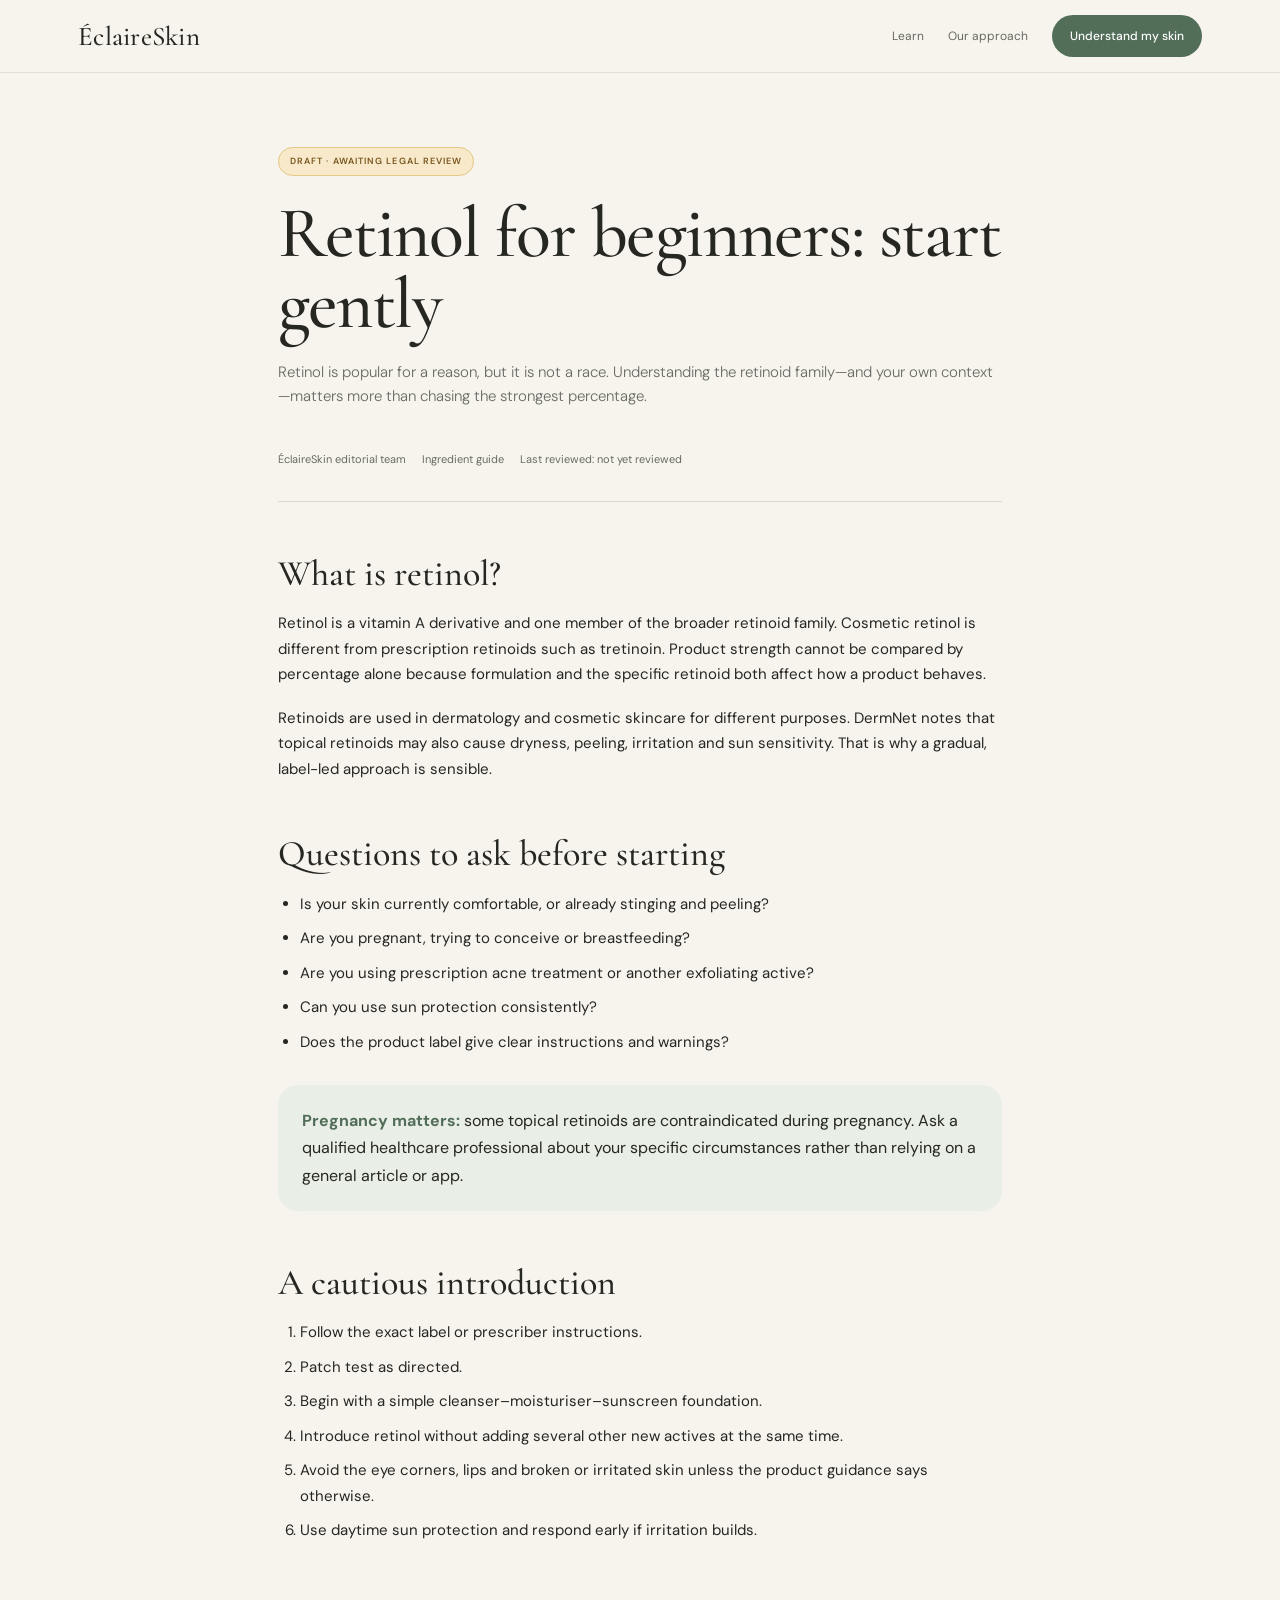
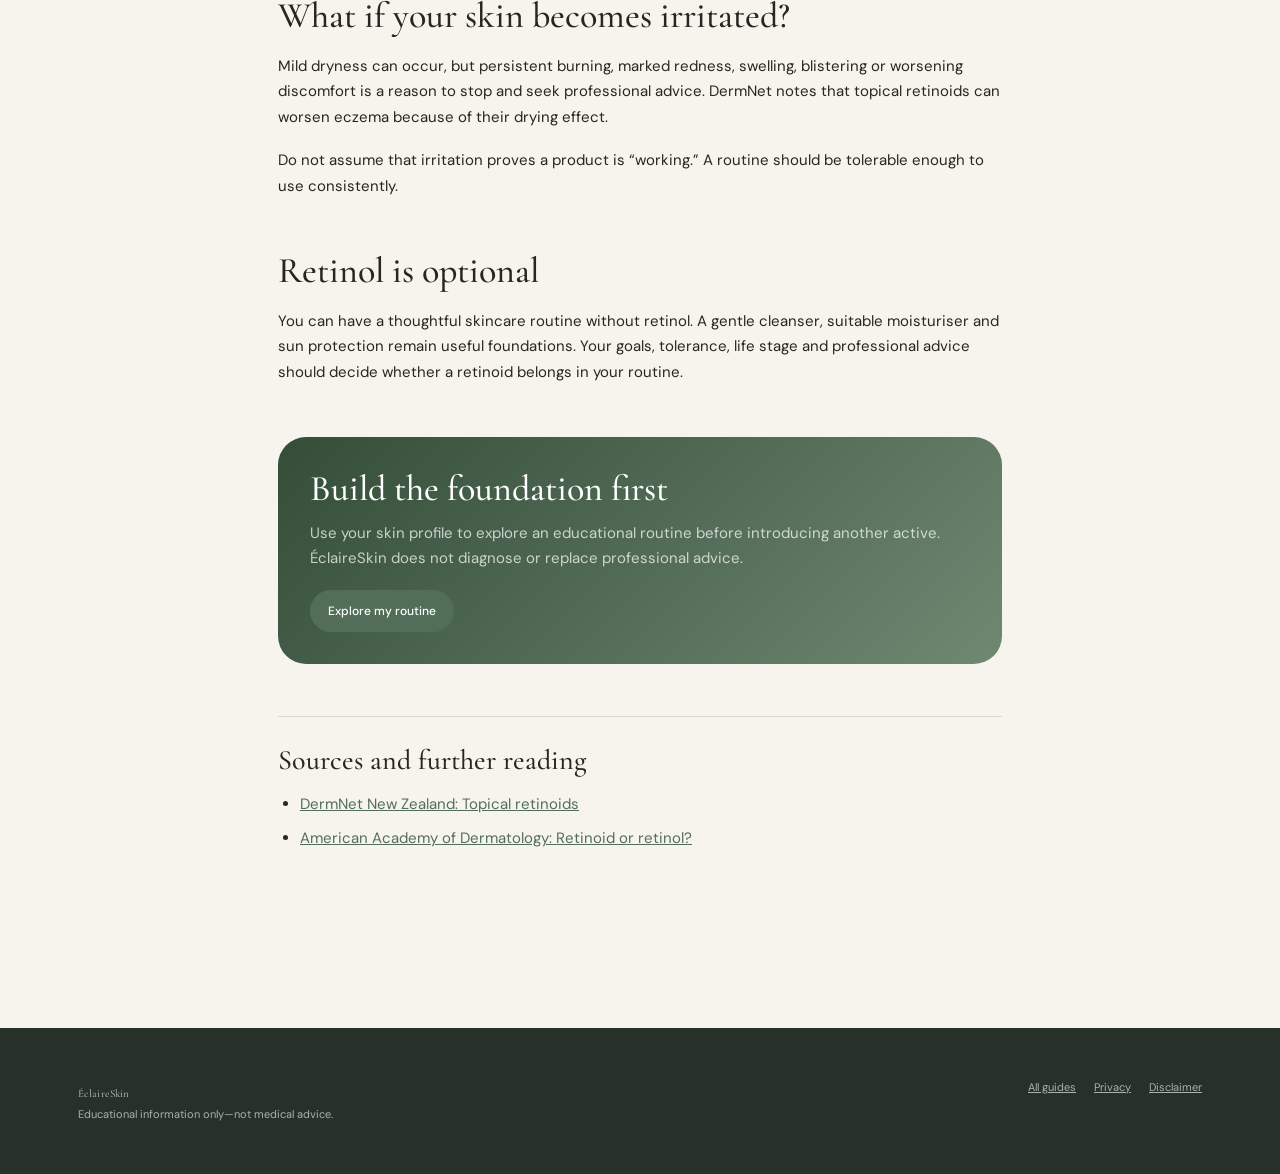
<file: learn/retinol-for-beginners.html>
<!doctype html><html lang="en"><head><meta charset="utf-8"><meta name="viewport" content="width=device-width,initial-scale=1"><meta name="robots" content="noindex,nofollow"><title>Retinol for beginners: start gently | ÉclaireSkin</title><meta name="description" content="A cautious beginner's guide to retinol, irritation, sun sensitivity and the questions to ask before starting."><link rel="canonical" href="https://www.eclaireskin.com/learn/retinol-for-beginners"><link rel="stylesheet" href="/learn/shared.css"></head><body>
<header class="site-header"><nav class="nav"><a class="brand" href="/">ÉclaireSkin</a><div class="nav-links"><a href="/learn">Learn</a><a href="/about">Our approach</a><a class="nav-cta" href="/app">Understand my skin</a></div></nav></header>
<article class="article"><span class="draft">Draft · awaiting legal review</span><h1>Retinol for beginners: start gently</h1><p class="dek">Retinol is popular for a reason, but it is not a race. Understanding the retinoid family—and your own context—matters more than chasing the strongest percentage.</p><div class="meta"><span>ÉclaireSkin editorial team</span><span>Ingredient guide</span><span>Last reviewed: not yet reviewed</span></div>
<h2>What is retinol?</h2><p>Retinol is a vitamin A derivative and one member of the broader retinoid family. Cosmetic retinol is different from prescription retinoids such as tretinoin. Product strength cannot be compared by percentage alone because formulation and the specific retinoid both affect how a product behaves.</p><p>Retinoids are used in dermatology and cosmetic skincare for different purposes. DermNet notes that topical retinoids may also cause dryness, peeling, irritation and sun sensitivity. That is why a gradual, label-led approach is sensible.</p>
<h2>Questions to ask before starting</h2><ul><li>Is your skin currently comfortable, or already stinging and peeling?</li><li>Are you pregnant, trying to conceive or breastfeeding?</li><li>Are you using prescription acne treatment or another exfoliating active?</li><li>Can you use sun protection consistently?</li><li>Does the product label give clear instructions and warnings?</li></ul>
<div class="note"><strong>Pregnancy matters:</strong> some topical retinoids are contraindicated during pregnancy. Ask a qualified healthcare professional about your specific circumstances rather than relying on a general article or app.</div>
<h2>A cautious introduction</h2><ol><li>Follow the exact label or prescriber instructions.</li><li>Patch test as directed.</li><li>Begin with a simple cleanser–moisturiser–sunscreen foundation.</li><li>Introduce retinol without adding several other new actives at the same time.</li><li>Avoid the eye corners, lips and broken or irritated skin unless the product guidance says otherwise.</li><li>Use daytime sun protection and respond early if irritation builds.</li></ol>
<h2>What if your skin becomes irritated?</h2><p>Mild dryness can occur, but persistent burning, marked redness, swelling, blistering or worsening discomfort is a reason to stop and seek professional advice. DermNet notes that topical retinoids can worsen eczema because of their drying effect.</p><p>Do not assume that irritation proves a product is “working.” A routine should be tolerable enough to use consistently.</p>
<h2>Retinol is optional</h2><p>You can have a thoughtful skincare routine without retinol. A gentle cleanser, suitable moisturiser and sun protection remain useful foundations. Your goals, tolerance, life stage and professional advice should decide whether a retinoid belongs in your routine.</p>
<section class="article-cta"><h2>Build the foundation first</h2><p>Use your skin profile to explore an educational routine before introducing another active. ÉclaireSkin does not diagnose or replace professional advice.</p><a class="button" href="/app">Explore my routine</a></section>
<section class="sources"><h2>Sources and further reading</h2><ul><li><a href="https://dermnetnz.org/topics/topical-retinoids" rel="noopener">DermNet New Zealand: Topical retinoids</a></li><li><a href="https://www.aad.org/public/everyday-care/skin-care-secrets/anti-aging/retinoid-retinol" rel="noopener">American Academy of Dermatology: Retinoid or retinol?</a></li></ul></section></article>
<footer class="footer"><div class="footer-inner"><div><a class="brand" href="/">ÉclaireSkin</a><p>Educational information only—not medical advice.</p></div><div class="footer-links"><a href="/learn">All guides</a><a href="/privacy">Privacy</a><a href="/disclaimer">Disclaimer</a></div></div></footer></body></html>
</file>
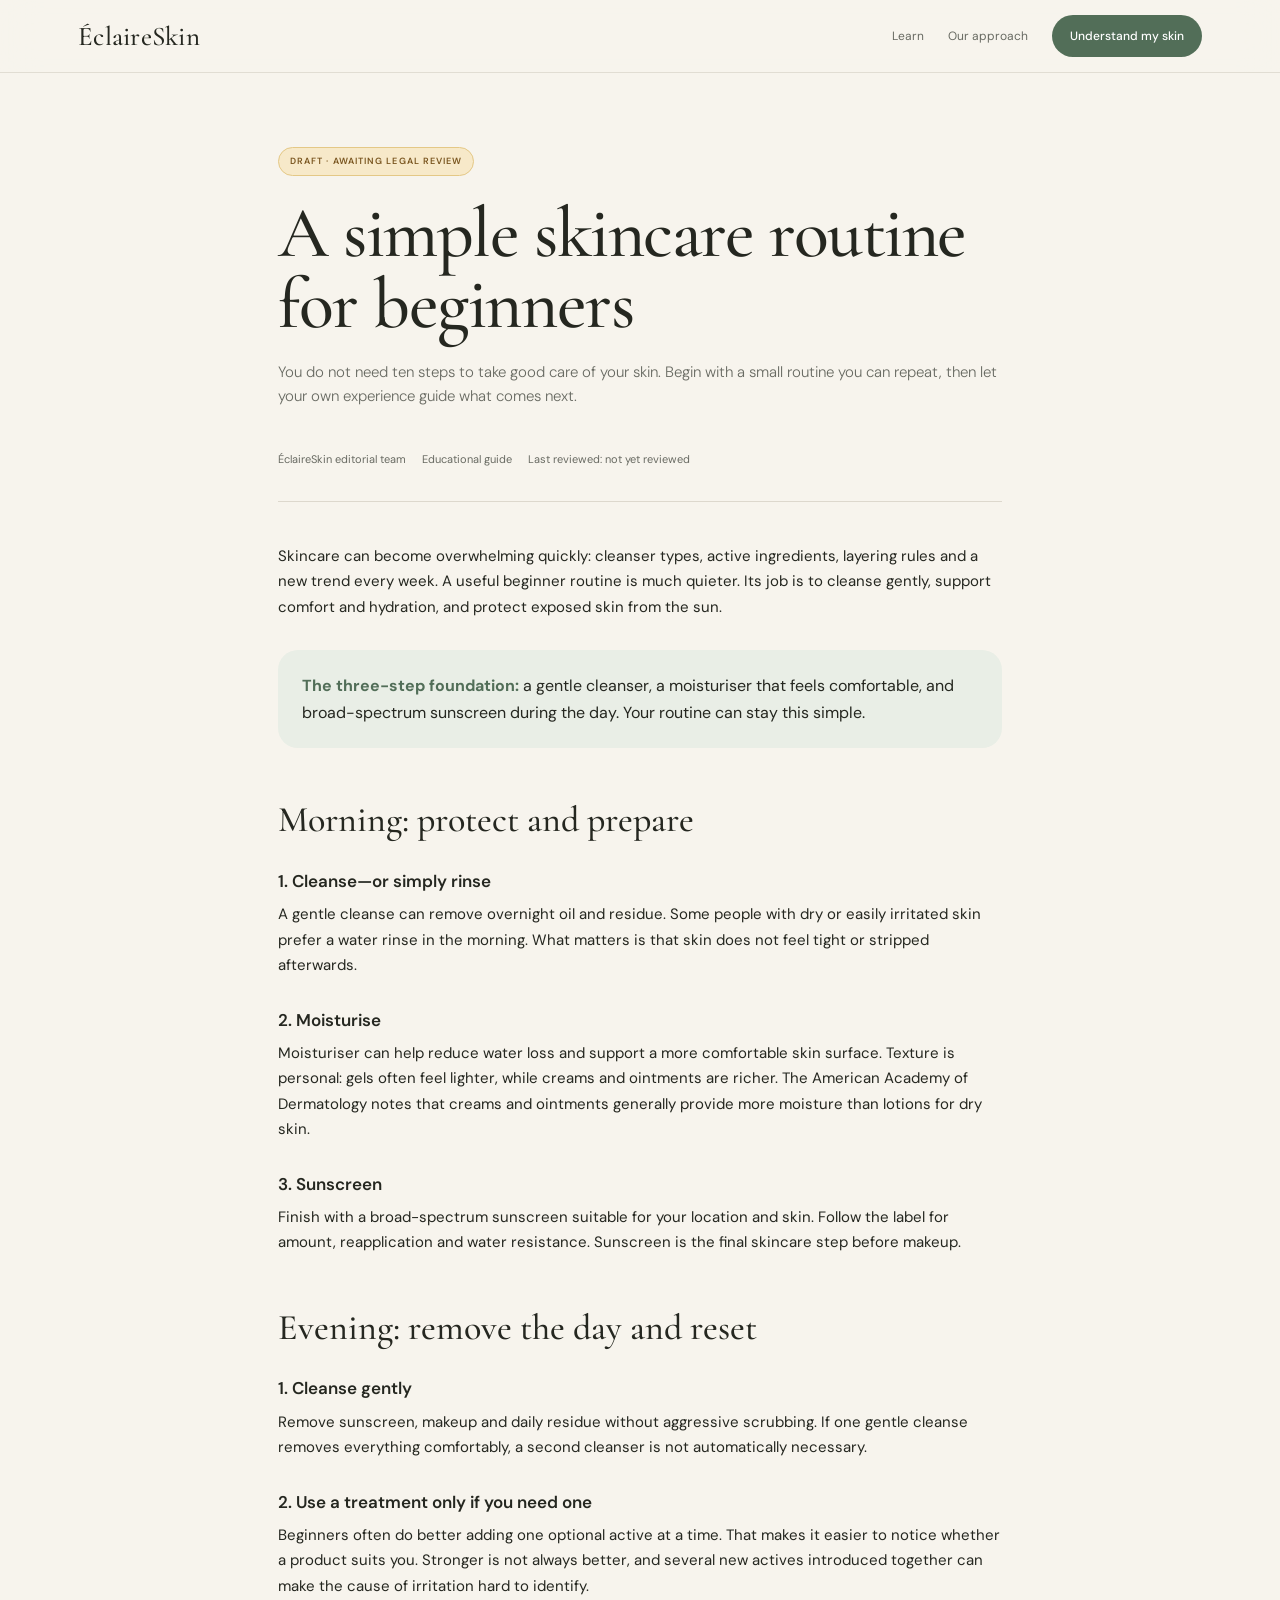
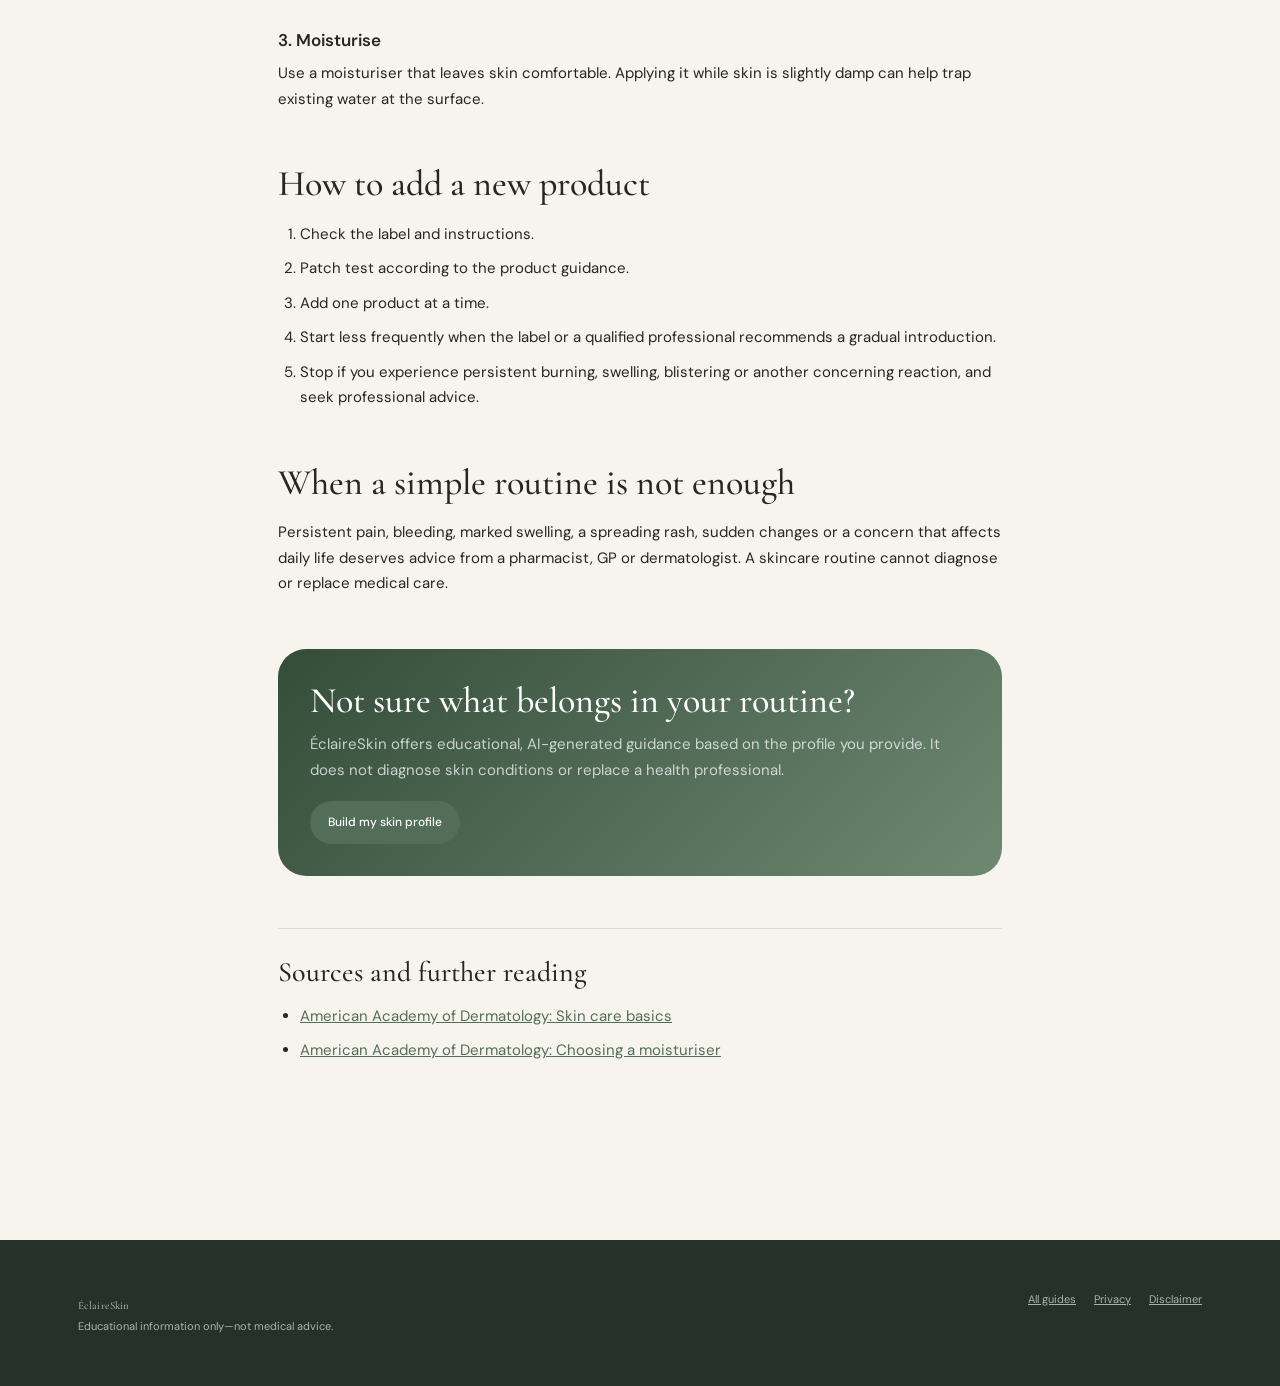
<file: learn/skincare-routine-for-beginners.html>
<!doctype html><html lang="en"><head><meta charset="utf-8"><meta name="viewport" content="width=device-width,initial-scale=1"><meta name="robots" content="noindex,nofollow"><title>A simple skincare routine for beginners | ÉclaireSkin</title><meta name="description" content="A calm, plain-English guide to the essential morning and evening skincare steps for beginners."><link rel="canonical" href="https://www.eclaireskin.com/learn/skincare-routine-for-beginners"><link rel="stylesheet" href="/learn/shared.css"></head><body>
<header class="site-header"><nav class="nav"><a class="brand" href="/">ÉclaireSkin</a><div class="nav-links"><a href="/learn">Learn</a><a href="/about">Our approach</a><a class="nav-cta" href="/app">Understand my skin</a></div></nav></header>
<article class="article"><span class="draft">Draft · awaiting legal review</span><h1>A simple skincare routine for beginners</h1><p class="dek">You do not need ten steps to take good care of your skin. Begin with a small routine you can repeat, then let your own experience guide what comes next.</p><div class="meta"><span>ÉclaireSkin editorial team</span><span>Educational guide</span><span>Last reviewed: not yet reviewed</span></div>
<p>Skincare can become overwhelming quickly: cleanser types, active ingredients, layering rules and a new trend every week. A useful beginner routine is much quieter. Its job is to cleanse gently, support comfort and hydration, and protect exposed skin from the sun.</p>
<div class="note"><strong>The three-step foundation:</strong> a gentle cleanser, a moisturiser that feels comfortable, and broad-spectrum sunscreen during the day. Your routine can stay this simple.</div>
<h2>Morning: protect and prepare</h2><h3>1. Cleanse—or simply rinse</h3><p>A gentle cleanse can remove overnight oil and residue. Some people with dry or easily irritated skin prefer a water rinse in the morning. What matters is that skin does not feel tight or stripped afterwards.</p><h3>2. Moisturise</h3><p>Moisturiser can help reduce water loss and support a more comfortable skin surface. Texture is personal: gels often feel lighter, while creams and ointments are richer. The American Academy of Dermatology notes that creams and ointments generally provide more moisture than lotions for dry skin.</p><h3>3. Sunscreen</h3><p>Finish with a broad-spectrum sunscreen suitable for your location and skin. Follow the label for amount, reapplication and water resistance. Sunscreen is the final skincare step before makeup.</p>
<h2>Evening: remove the day and reset</h2><h3>1. Cleanse gently</h3><p>Remove sunscreen, makeup and daily residue without aggressive scrubbing. If one gentle cleanse removes everything comfortably, a second cleanser is not automatically necessary.</p><h3>2. Use a treatment only if you need one</h3><p>Beginners often do better adding one optional active at a time. That makes it easier to notice whether a product suits you. Stronger is not always better, and several new actives introduced together can make the cause of irritation hard to identify.</p><h3>3. Moisturise</h3><p>Use a moisturiser that leaves skin comfortable. Applying it while skin is slightly damp can help trap existing water at the surface.</p>
<h2>How to add a new product</h2><ol><li>Check the label and instructions.</li><li>Patch test according to the product guidance.</li><li>Add one product at a time.</li><li>Start less frequently when the label or a qualified professional recommends a gradual introduction.</li><li>Stop if you experience persistent burning, swelling, blistering or another concerning reaction, and seek professional advice.</li></ol>
<h2>When a simple routine is not enough</h2><p>Persistent pain, bleeding, marked swelling, a spreading rash, sudden changes or a concern that affects daily life deserves advice from a pharmacist, GP or dermatologist. A skincare routine cannot diagnose or replace medical care.</p>
<section class="article-cta"><h2>Not sure what belongs in your routine?</h2><p>ÉclaireSkin offers educational, AI-generated guidance based on the profile you provide. It does not diagnose skin conditions or replace a health professional.</p><a class="button" href="/app">Build my skin profile</a></section>
<section class="sources"><h2>Sources and further reading</h2><ul><li><a href="https://www.aad.org/public/everyday-care/skin-care-basics" rel="noopener">American Academy of Dermatology: Skin care basics</a></li><li><a href="https://www.aad.org/public/everyday-care/skin-care-basics/dry/pick-moisturizer" rel="noopener">American Academy of Dermatology: Choosing a moisturiser</a></li></ul></section></article>
<footer class="footer"><div class="footer-inner"><div><a class="brand" href="/">ÉclaireSkin</a><p>Educational information only—not medical advice.</p></div><div class="footer-links"><a href="/learn">All guides</a><a href="/privacy">Privacy</a><a href="/disclaimer">Disclaimer</a></div></div></footer></body></html>
</file>
<file: learn/shared.css>
@import url('https://fonts.googleapis.com/css2?family=Cormorant+Garamond:wght@400;500;600&family=DM+Sans:wght@300;400;500;600&display=swap');
*{box-sizing:border-box;margin:0;padding:0}html{scroll-behavior:smooth}
:root{--ink:#252720;--muted:#686a62;--sage:#526e58;--sage2:#78907b;--cream:#f7f4ed;--paper:#fffdf8;--line:#ddd8cd;--warm:#a77853;--soft:#e9eee6;--blush:#eee1da}
body{font-family:'DM Sans',sans-serif;color:var(--ink);background:var(--cream);line-height:1.7}
a{color:inherit}.site-header{position:sticky;top:0;z-index:20;background:rgba(247,244,237,.9);backdrop-filter:blur(18px);border-bottom:1px solid rgba(221,216,205,.8)}
.nav{max-width:1180px;margin:auto;height:72px;padding:0 28px;display:flex;align-items:center;gap:34px}.brand{font:500 27px/1 'Cormorant Garamond',serif;text-decoration:none;letter-spacing:.01em}.nav-links{display:flex;gap:24px;margin-left:auto;align-items:center}.nav-links a{font-size:12px;text-decoration:none;color:var(--muted)}.nav-links a:hover{color:var(--sage)}
.nav-cta,.button{display:inline-flex;align-items:center;justify-content:center;border-radius:999px;background:var(--sage);color:white!important;text-decoration:none!important;padding:11px 18px;font-size:12px;font-weight:500}
.wrap{max-width:1180px;margin:auto;padding:0 28px}.eyebrow{font-size:10px;letter-spacing:.2em;text-transform:uppercase;color:var(--sage);font-weight:600}.display{font:500 clamp(46px,7vw,82px)/.98 'Cormorant Garamond',serif;letter-spacing:-.025em}.lead{font-size:17px;color:var(--muted);font-weight:300;max-width:650px}
.hero{padding:92px 0 72px}.hero-grid{display:grid;grid-template-columns:1.25fr .75fr;gap:60px;align-items:end}.hero-copy{display:grid;gap:24px}.hero-card{min-height:330px;border-radius:34px;padding:34px;color:#f8f5ec;background:linear-gradient(180deg,rgba(27,39,29,.06) 22%,rgba(25,37,27,.86) 100%),url('/assets/editorial-skincare-hero.jpg') center/cover no-repeat;position:relative;overflow:hidden;display:flex;flex-direction:column;justify-content:flex-end;box-shadow:0 24px 60px rgba(52,61,49,.16)}.hero-card:before{content:'';position:absolute;width:240px;height:240px;border:1px solid rgba(255,255,255,.18);border-radius:50%;right:-58px;top:-70px;box-shadow:0 0 0 34px rgba(255,255,255,.04)}.hero-card small{letter-spacing:.17em;font-size:9px}.hero-card h2{font:500 35px/1.05 'Cormorant Garamond',serif;margin:14px 0 8px}.hero-card p{font-size:13px;color:rgba(255,255,255,.76)}
.section{padding:78px 0;border-top:1px solid var(--line)}.section-head{display:flex;align-items:end;justify-content:space-between;gap:30px;margin-bottom:34px}.section h2{font:500 clamp(34px,4vw,52px)/1 'Cormorant Garamond',serif}.section-copy{max-width:560px;color:var(--muted);font-size:14px}.grid{display:grid;grid-template-columns:repeat(3,1fr);gap:18px}.card{background:var(--paper);border:1px solid var(--line);border-radius:24px;padding:25px;text-decoration:none;transition:.2s;display:flex;flex-direction:column;min-height:260px}.card:hover{transform:translateY(-3px);border-color:var(--sage2);box-shadow:0 18px 45px rgba(58,65,55,.08)}.card .tag{font-size:9px;letter-spacing:.16em;text-transform:uppercase;color:var(--sage);font-weight:600}.card h3{font:500 27px/1.1 'Cormorant Garamond',serif;margin:23px 0 12px}.card p{font-size:13px;color:var(--muted)}.card .read{margin-top:auto;padding-top:24px;font-size:11px;color:var(--sage);font-weight:600}.cluster{display:grid;grid-template-columns:220px 1fr;gap:38px;padding:28px 0;border-top:1px solid var(--line)}.cluster h3{font:500 25px/1.1 'Cormorant Garamond',serif}.cluster ul{list-style:none;display:grid;grid-template-columns:1fr 1fr;gap:8px 30px}.cluster a{font-size:13px;color:var(--muted);text-underline-offset:3px}
.footer{background:#263229;color:#eff1e9;margin-top:80px}.footer-inner{max-width:1180px;margin:auto;padding:50px 28px;display:flex;justify-content:space-between;gap:30px}.footer p,.footer a{font-size:11px;color:rgba(255,255,255,.62)}.footer-links{display:flex;gap:18px}
.article{max-width:780px;margin:auto;padding:72px 28px}.draft{display:inline-block;background:#f7e9c9;color:#79551f;border:1px solid #e4c886;border-radius:999px;padding:6px 11px;font-size:9px;font-weight:600;letter-spacing:.12em;text-transform:uppercase}.article h1{font:500 clamp(45px,7vw,72px)/.98 'Cormorant Garamond',serif;letter-spacing:-.02em;margin:22px 0}.dek{font-size:19px;color:var(--muted);font-weight:300;line-height:1.55}.meta{display:flex;gap:16px;flex-wrap:wrap;border-bottom:1px solid var(--line);padding:24px 0 32px;margin-bottom:42px;font-size:11px;color:var(--muted)}.article h2{font:500 36px/1.1 'Cormorant Garamond',serif;margin:52px 0 18px}.article h3{font:600 17px/1.3 'DM Sans',sans-serif;margin:30px 0 10px}.article p{margin:0 0 18px;font-size:15px}.article ul,.article ol{padding-left:22px;margin:0 0 24px}.article li{margin-bottom:9px;font-size:15px}.note{background:var(--soft);border-radius:20px;padding:22px 24px;margin:30px 0}.note strong{color:var(--sage)}.article-cta{background:linear-gradient(135deg,#334d39,#6f8872);color:white;border-radius:28px;padding:32px;margin-top:52px}.article-cta h2{margin:0 0 12px;color:white}.article-cta p{color:rgba(255,255,255,.72)}.sources{border-top:1px solid var(--line);margin-top:52px;padding-top:28px}.sources h2{font-size:28px;margin:0 0 16px}.sources a{color:var(--sage)}
@media(max-width:760px){.nav{height:64px;padding:0 18px}.nav-links a:not(.nav-cta){display:none}.hero{padding:62px 0 52px}.hero-grid{grid-template-columns:1fr}.hero-card{min-height:260px}.wrap{padding:0 20px}.grid{grid-template-columns:1fr}.section{padding:56px 0}.section-head{display:block}.section-copy{margin-top:14px}.cluster{grid-template-columns:1fr;gap:15px}.cluster ul{grid-template-columns:1fr}.footer-inner{display:block}.footer-links{margin-top:20px;flex-wrap:wrap}.article{padding:48px 20px}}
</file>
